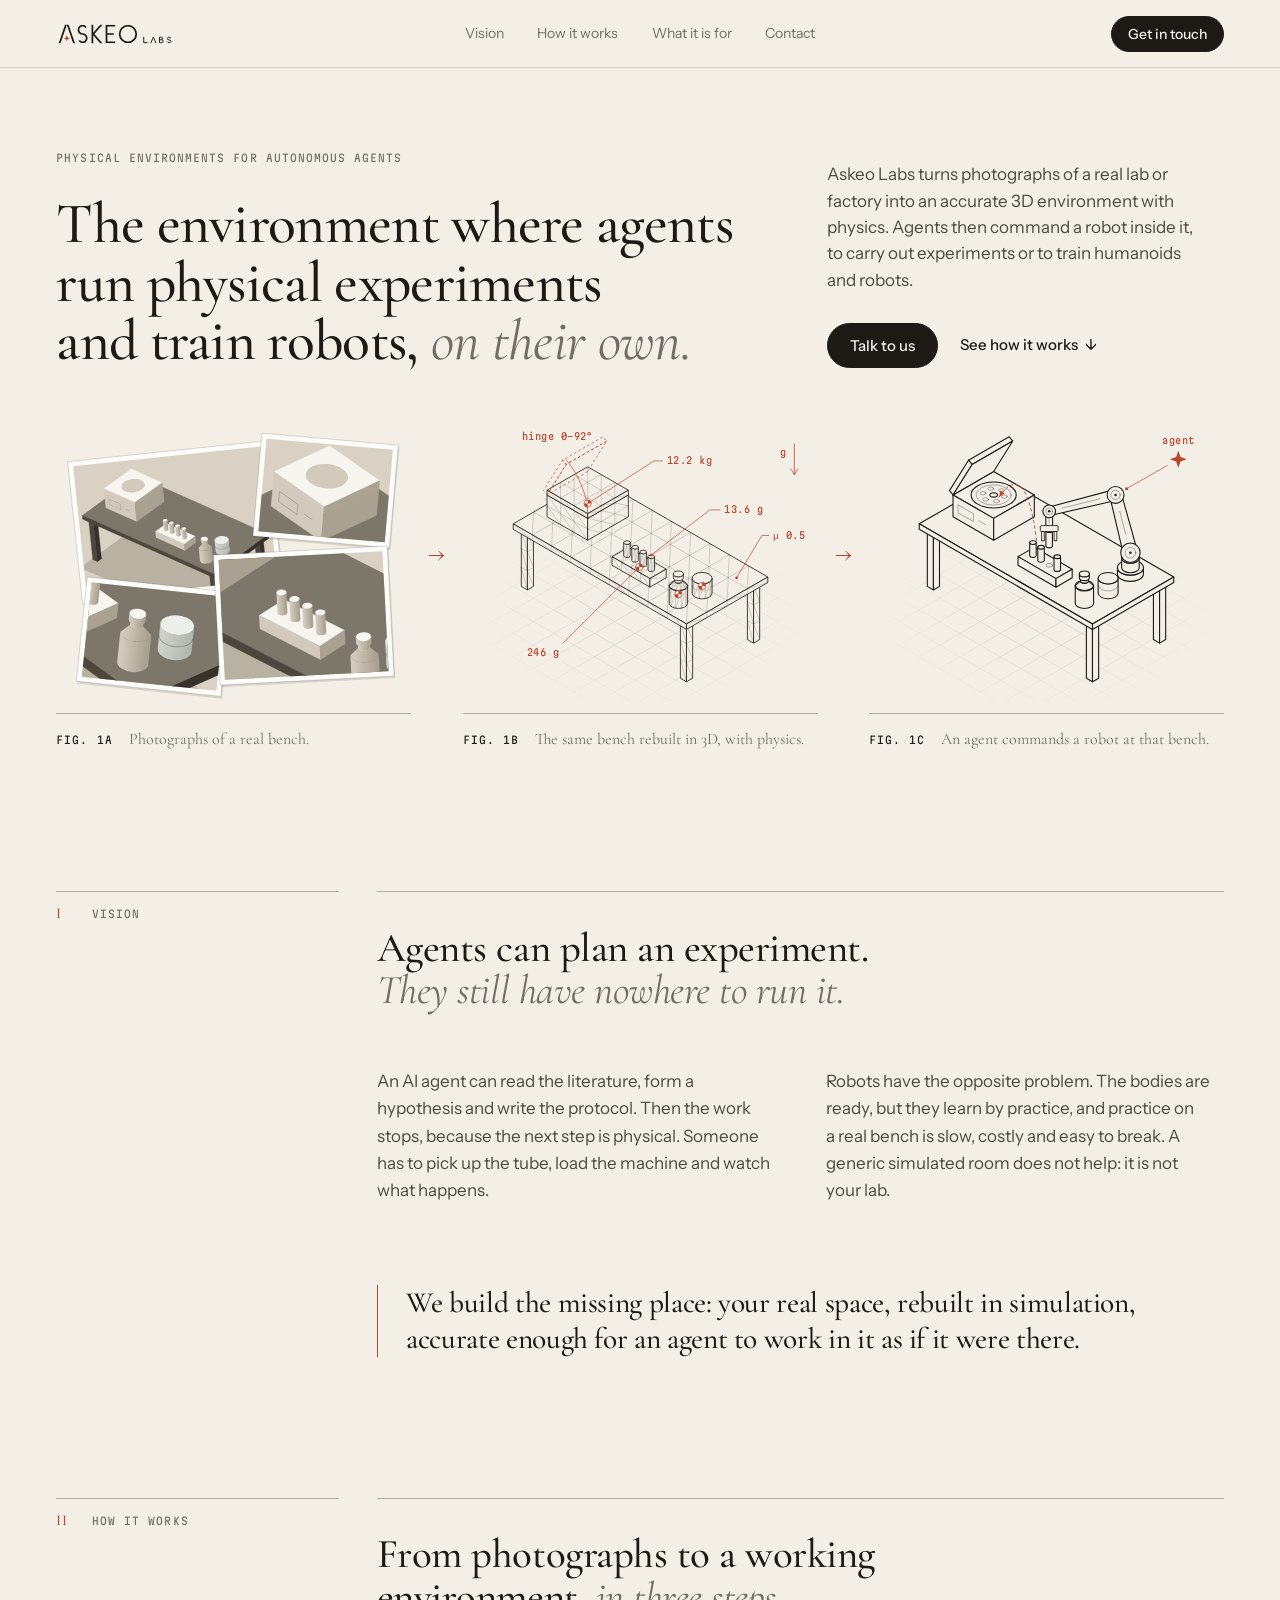
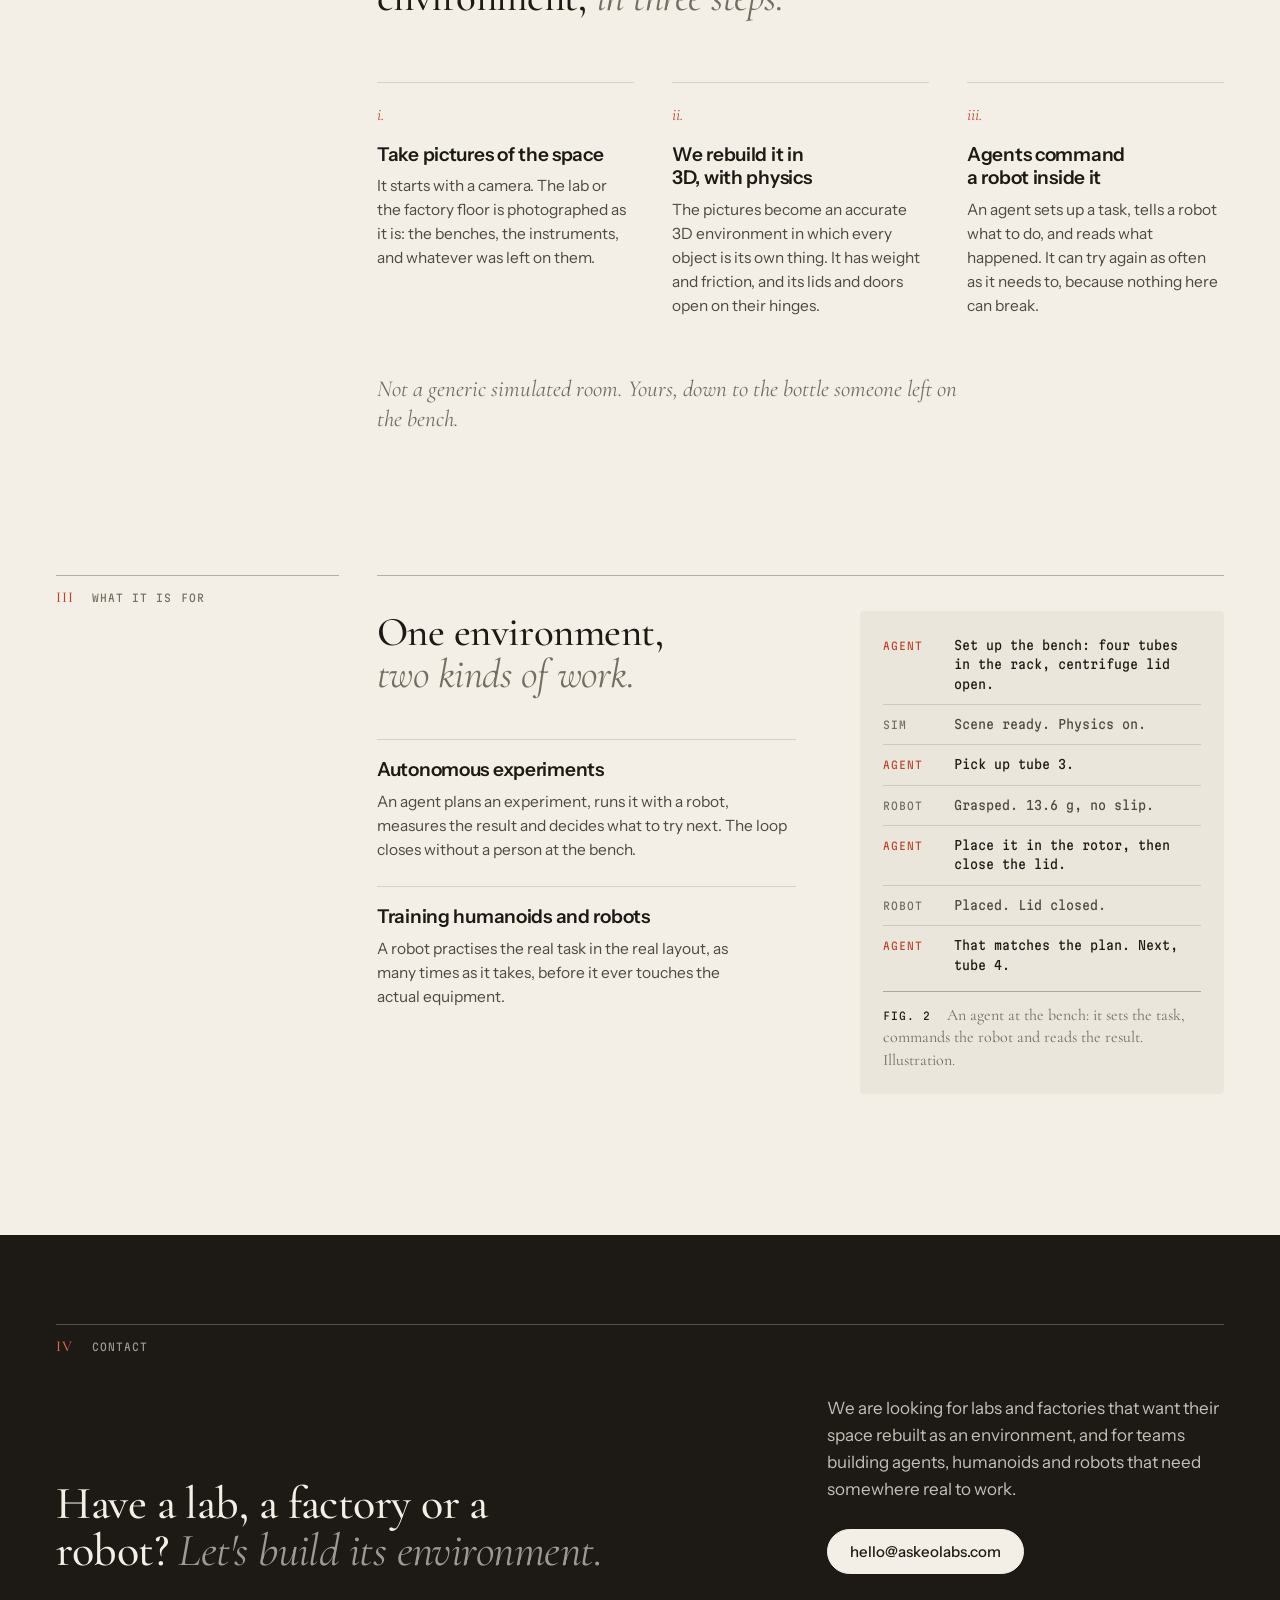
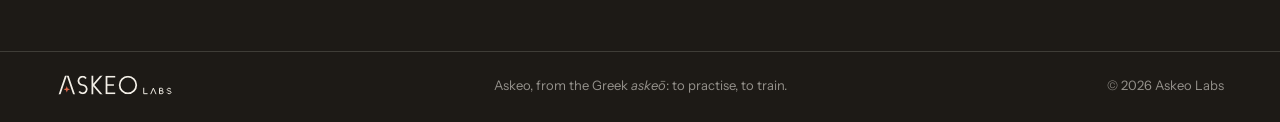
<file: index.html>
<!doctype html>
<html lang="en">
<head>
<meta charset="utf-8">
<meta name="viewport" content="width=device-width, initial-scale=1">
<title>Askeo Labs · The environment where agents run physical experiments</title>
<meta name="description" content="Askeo Labs turns photographs of a real lab or factory into an accurate 3D environment with physics, where agents can autonomously run physical experiments and train humanoids and robots.">
<meta name="theme-color" content="#f3efe7">
<meta property="og:title" content="Askeo Labs · The environment where agents run physical experiments">
<meta property="og:description" content="From photographs of a real lab to an accurate 3D environment with physics, where agents command a robot to run experiments and train humanoids on their own.">
<meta property="og:type" content="website">
<meta property="og:url" content="https://askeolabs.vercel.app/">
<meta property="og:image" content="https://askeolabs.vercel.app/media/og.png">
<meta property="og:image:width" content="1200">
<meta property="og:image:height" content="630">
<meta property="og:image:alt" content="Askeo Labs. A robot arm at a laboratory bench, commanded by an agent.">
<meta name="twitter:card" content="summary_large_image">
<link rel="icon" href="media/askeo-icon.svg" type="image/svg+xml">
<link rel="preconnect" href="https://fonts.googleapis.com">
<link rel="preconnect" href="https://fonts.gstatic.com" crossorigin>
<link href="https://fonts.googleapis.com/css2?family=Cormorant+Garamond:ital,wght@0,400..600;1,400..600&family=Instrument+Sans:wght@400..600&family=Martian+Mono:wdth,wght@75..112.5,300..500&display=swap" rel="stylesheet">
<link rel="stylesheet" href="styles.css">
</head>
<body>

<svg width="0" height="0" style="position:absolute" aria-hidden="true" focusable="false">
<!-- logo:start -->
<symbol id="logo" viewBox="-1 0 126 24"><defs><clipPath id="logo-c"><rect x="-1" y="2" width="128" height="20"/></clipPath></defs><g clip-path="url(#logo-c)" fill="none" stroke="currentColor" stroke-width="1.9" stroke-linejoin="miter" stroke-miterlimit="8"><path d="M1.3 24L9.8 -1 18.3 24"/><path d="M30.71 4.88A4.525 4.525 0 1 0 27 12A4.525 4.525 0 1 1 23.29 19.12"/><path d="M37.7 24V-1M49.4 -0.5L38.75 12 49.4 24.5"/><path d="M62.6 2.95H53.1V21.05H62.6M53.1 12H61.2"/><circle cx="76.5" cy="12" r="9.05"/></g><path style="fill:var(--spark,#b8452c)" d="M9.8 13.2L10.7 15.8L13.3 16.7L10.7 17.6L9.8 20.2L8.9 17.6L6.3 16.7L8.9 15.8Z"/><g transform="translate(23.2 0)" fill="none" stroke="currentColor" stroke-width="1.05" stroke-linejoin="round" stroke-linecap="butt"><path d="M70.5 15V21.475H74.7"/><path d="M78.1 22L81 15.4 83.9 22"/><path d="M87.7 21.48V15.53H89.8a1.37 1.37 0 0 1 0 2.74H87.7M89.8 18.26H90.2a1.61 1.61 0 0 1 0 3.21H87.7"/><path d="M100.2 16.73C99.6 15.83 98.9 15.53 98.1 15.53C96.9 15.53 96.15 16.23 96.15 17.08C96.15 19.25 100.3 17.75 100.3 19.93C100.3 20.78 99.5 21.48 98.2 21.48C97.2 21.48 96.4 21.08 95.9 20.18"/></g></symbol>
<!-- logo:end -->
</svg>

<a class="skip" href="#main">Skip to content</a>

<header class="bar">
  <a class="mark" href="#top" aria-label="Askeo Labs, home">
    <svg class="logo" viewBox="-1 0 126 24" aria-hidden="true"><use href="#logo"/></svg>
  </a>
  <nav class="outline" aria-label="Sections">
    <a href="#vision">Vision</a>
    <a href="#how">How it works</a>
    <a href="#uses">What it is for</a>
    <a href="#contact">Contact</a>
  </nav>
  <a class="btn btn--small" href="#contact">Get in touch</a>
</header>

<main id="main">

<!-- ───────────────────────── hero ───────────────────────── -->
<section class="hero" id="top">
  <div class="hero-copy">
    <div>
      <p class="eyebrow">Physical environments for autonomous agents</p>
      <h1>The environment where agents run physical experiments and train robots, <em>on their own.</em></h1>
    </div>
    <div class="hero-side">
      <p class="lede">Askeo Labs turns photographs of a real lab or factory into an accurate 3D environment with physics. Agents then command a robot inside it, to carry out experiments or to train humanoids and robots.</p>
      <p class="cta">
        <a class="btn" href="#contact">Talk to us</a>
        <a class="link" href="#how">See how it works <span aria-hidden="true">↓</span></a>
      </p>
    </div>
  </div>

  <div class="tri" role="group" aria-label="One laboratory bench, three times: as photographs, as geometry with physics, and with a robot at work">
    <figure class="plate panel">
<!-- fig-a:start -->
<svg class="fig" viewBox="0 0 420 330" role="img" aria-label="Four overlapping photographs of a laboratory bench with a centrifuge, a rack of tubes, a bottle and a beaker."><defs><linearGradient id="tone-dark" x1="0" x2="1"><stop offset=".1" stop-color="#4c463d"/><stop offset=".9" stop-color="#36312b"/></linearGradient><linearGradient id="tone-light" x1="0" x2="1"><stop offset=".1" stop-color="#d2cbbd"/><stop offset=".9" stop-color="#a9a292"/></linearGradient><linearGradient id="tone-glass" x1="0" x2="1"><stop offset=".1" stop-color="#cdd1ca"/><stop offset=".9" stop-color="#b2b7af"/></linearGradient><g id="bench-tone"><rect x="-400" y="-400" width="1300" height="1200" fill="#d9d2c4"/><path d="M155.5 142.7L373.4 268.5L264.4 331.4L46.6 205.6Z" fill="#b9b1a1"/><path d="M155.5 77L162.7 81.2L155.5 85.4L148.3 81.2Z" fill="#7d766a" stroke="#7d766a" stroke-width=".5" stroke-linejoin="round"/><path d="M148.3 81.2L155.5 85.4L155.5 152.9L148.3 148.7Z" fill="#4c463d" stroke="#4c463d" stroke-width=".5" stroke-linejoin="round"/><path d="M155.5 85.4L162.7 81.2L162.7 148.7L155.5 152.9Z" fill="#36312b" stroke="#36312b" stroke-width=".5" stroke-linejoin="round"/><path d="M76.2 122.8L83.4 127L76.2 131.1L69 127Z" fill="#7d766a" stroke="#7d766a" stroke-width=".5" stroke-linejoin="round"/><path d="M69 127L76.2 131.1L76.2 198.7L69 194.5Z" fill="#4c463d" stroke="#4c463d" stroke-width=".5" stroke-linejoin="round"/><path d="M76.2 131.1L83.4 127L83.4 194.5L76.2 198.7Z" fill="#36312b" stroke="#36312b" stroke-width=".5" stroke-linejoin="round"/><path d="M343.8 185.7L351 189.9L343.8 194L336.5 189.9Z" fill="#7d766a" stroke="#7d766a" stroke-width=".5" stroke-linejoin="round"/><path d="M336.5 189.9L343.8 194L343.8 261.6L336.5 257.4Z" fill="#4c463d" stroke="#4c463d" stroke-width=".5" stroke-linejoin="round"/><path d="M343.8 194L351 189.9L351 257.4L343.8 261.6Z" fill="#36312b" stroke="#36312b" stroke-width=".5" stroke-linejoin="round"/><path d="M264.4 231.5L271.7 235.7L264.4 239.8L257.2 235.7Z" fill="#7d766a" stroke="#7d766a" stroke-width=".5" stroke-linejoin="round"/><path d="M257.2 235.7L264.4 239.8L264.4 307.4L257.2 303.2Z" fill="#4c463d" stroke="#4c463d" stroke-width=".5" stroke-linejoin="round"/><path d="M264.4 239.8L271.7 235.7L271.7 303.2L264.4 307.4Z" fill="#36312b" stroke="#36312b" stroke-width=".5" stroke-linejoin="round"/><path d="M155.5 65L360.6 183.4L264.4 238.9L59.4 120.5Z" fill="#7d766a" stroke="#7d766a" stroke-width=".5" stroke-linejoin="round"/><path d="M59.4 120.5L264.4 238.9L264.4 245.4L59.4 127Z" fill="#4c463d" stroke="#4c463d" stroke-width=".5" stroke-linejoin="round"/><path d="M264.4 238.9L360.6 183.4L360.6 189.9L264.4 245.4Z" fill="#36312b" stroke="#36312b" stroke-width=".5" stroke-linejoin="round"/><path d="M147.5 58.5L195.6 86.3L147.5 114L99.4 86.3Z" fill="#f8f5ef" stroke="#f8f5ef" stroke-width=".5" stroke-linejoin="round"/><path d="M99.4 86.3L147.5 114L147.5 139.9L99.4 112.2Z" fill="#d2cbbd" stroke="#d2cbbd" stroke-width=".5" stroke-linejoin="round"/><path d="M147.5 114L195.6 86.3L195.6 112.2L147.5 139.9Z" fill="#a9a292" stroke="#a9a292" stroke-width=".5" stroke-linejoin="round"/><path d="M105.8 98.3L123.5 108.5L123.5 117.7L105.8 107.6Z" fill="none" stroke="#1d1a16" stroke-width=".7" opacity=".28" /><path d="M129.9 116.8L137.9 121.4" fill="none" stroke="#1d1a16" stroke-width=".7" opacity=".28" /><path d="M147.5 53L195.6 80.7L147.5 108.5L99.4 80.7Z" fill="#f8f5ef" stroke="#f8f5ef" stroke-width=".5" stroke-linejoin="round"/><path d="M99.4 80.7L147.5 108.5L147.5 114L99.4 86.3Z" fill="#d2cbbd" stroke="#d2cbbd" stroke-width=".5" stroke-linejoin="round"/><path d="M147.5 108.5L195.6 80.7L195.6 86.3L147.5 114Z" fill="#a9a292" stroke="#a9a292" stroke-width=".5" stroke-linejoin="round"/><ellipse cx="147.5" cy="80.7" rx="19.3" ry="11.1" fill="#d2cbbd"/><path d="M195.6 148.3L240.4 174.1L221.2 185.3L176.3 159.3Z" fill="#f8f5ef" stroke="#f8f5ef" stroke-width=".5" stroke-linejoin="round"/><path d="M176.3 159.3L221.2 185.3L221.2 195.4L176.3 169.5Z" fill="#d2cbbd" stroke="#d2cbbd" stroke-width=".5" stroke-linejoin="round"/><path d="M221.2 185.3L240.4 174.1L240.4 184.3L221.2 195.4Z" fill="#a9a292" stroke="#a9a292" stroke-width=".5" stroke-linejoin="round"/><path d="M190.1 142.7L190.1 158.4A3.9 2.2 0 0 0 197.8 158.4L197.8 142.7A3.9 2.2 0 0 1 190.1 142.7Z" fill="url(#tone-light)"/><ellipse cx="194" cy="142.7" rx="3.9" ry="2.2" fill="#f8f5ef"/><path d="M199.7 148.2L199.7 164A3.9 2.2 0 0 0 207.4 164L207.4 148.2A3.9 2.2 0 0 1 199.7 148.2Z" fill="url(#tone-light)"/><ellipse cx="203.6" cy="148.2" rx="3.9" ry="2.2" fill="#f8f5ef"/><path d="M209.3 153.8L209.3 169.5A3.9 2.2 0 0 0 217 169.5L217 153.8A3.9 2.2 0 0 1 209.3 153.8Z" fill="url(#tone-light)"/><ellipse cx="213.2" cy="153.8" rx="3.9" ry="2.2" fill="#f8f5ef"/><path d="M218.9 159.4L218.9 175.1A3.9 2.2 0 0 0 226.6 175.1L226.6 159.4A3.9 2.2 0 0 1 218.9 159.4Z" fill="url(#tone-light)"/><ellipse cx="222.8" cy="159.4" rx="3.9" ry="2.2" fill="#f8f5ef"/><path d="M271.1 184.8L271.1 202.4A11.8 6.8 0 0 0 294.7 202.4L294.7 184.8A11.8 6.8 0 0 1 271.1 184.8Z" fill="url(#tone-glass)"/><ellipse cx="282.9" cy="184.8" rx="11.8" ry="6.8" fill="#eceee9"/><path d="M271.1 193.1A11.8 6.8 0 0 0 294.7 193.1" fill="none" stroke="#1d1a16" stroke-width=".7" opacity=".28" /><path d="M244 193.6L244 214.9A10.9 6.3 0 0 0 265.7 214.9L265.7 193.6A10.9 6.3 0 0 1 244 193.6Z" fill="url(#tone-light)"/><path d="M250.3 188L244 193.6A10.9 6.3 0 0 0 265.7 193.6L259.4 188A4.5 2.6 0 0 1 250.3 188Z" fill="url(#tone-light)"/><ellipse cx="254.8" cy="188" rx="4.5" ry="2.6" fill="#f8f5ef"/><path d="M250.3 184.3L250.3 188A4.5 2.6 0 0 0 259.4 188L259.4 184.3A4.5 2.6 0 0 1 250.3 184.3Z" fill="url(#tone-light)"/><ellipse cx="254.8" cy="184.3" rx="4.5" ry="2.6" fill="#f8f5ef"/><path d="M248.9 179.7L248.9 184.3A5.9 3.4 0 0 0 260.7 184.3L260.7 179.7A5.9 3.4 0 0 1 248.9 179.7Z" fill="url(#tone-light)"/><ellipse cx="254.8" cy="179.7" rx="5.9" ry="3.4" fill="#f8f5ef"/></g><clipPath id="shot-0"><rect x="28" y="40" width="226" height="158"/></clipPath><clipPath id="shot-1"><rect x="244" y="26" width="150" height="110"/></clipPath><clipPath id="shot-2"><rect x="36" y="198" width="160" height="112"/></clipPath><clipPath id="shot-3"><rect x="196" y="158" width="194" height="142"/></clipPath></defs><g transform="rotate(-6 141 119)"><rect x="23.5" y="36.5" width="238" height="170" fill="#1d1a16" opacity=".13"/><rect x="22" y="34" width="238" height="170" fill="#fdfcf9" stroke="#1d1a16" stroke-opacity=".3" stroke-width=".6"/><g clip-path="url(#shot-0)"><use href="#bench-tone" transform="translate(141 119) scale(0.72) translate(-210 -148.2)"/></g></g><g transform="rotate(5 319 81)"><rect x="239.5" y="22.5" width="162" height="122" fill="#1d1a16" opacity=".13"/><rect x="238" y="20" width="162" height="122" fill="#fdfcf9" stroke="#1d1a16" stroke-opacity=".3" stroke-width=".6"/><g clip-path="url(#shot-1)"><use href="#bench-tone" transform="translate(319 81) scale(1.3) translate(-147.5 -93.7)"/></g></g><g transform="rotate(6 116 254)"><rect x="31.5" y="194.5" width="172" height="124" fill="#1d1a16" opacity=".13"/><rect x="30" y="192" width="172" height="124" fill="#fdfcf9" stroke="#1d1a16" stroke-opacity=".3" stroke-width=".6"/><g clip-path="url(#shot-2)"><use href="#bench-tone" transform="translate(116 254) scale(1.7) translate(-267.7 -194.5)"/></g></g><g transform="rotate(-3 293 229)"><rect x="191.5" y="154.5" width="206" height="154" fill="#1d1a16" opacity=".13"/><rect x="190" y="152" width="206" height="154" fill="#fdfcf9" stroke="#1d1a16" stroke-opacity=".3" stroke-width=".6"/><g clip-path="url(#shot-3)"><use href="#bench-tone" transform="translate(293 229) scale(1.55) translate(-210 -161.2)"/></g></g></svg>
<!-- fig-a:end -->
      <figcaption><span>Fig. 1a</span> Photographs of a real bench.</figcaption>
    </figure>
    <figure class="plate panel">
<!-- fig-b:start -->
<svg class="fig" viewBox="0 0 420 330" role="img" aria-label="The same bench as a wire mesh. Each object carries a mass, the lid of the centrifuge turns on a hinge, the bench top has friction, and gravity points down."><defs><radialGradient id="gb-g" gradientUnits="userSpaceOnUse" cx="210" cy="240" r="205" gradientTransform="translate(0 94.9) scale(1 .58)"><stop offset=".25" stop-color="#fff"/><stop offset="1" stop-color="#fff" stop-opacity="0"/></radialGradient><mask id="gb-m" maskUnits="userSpaceOnUse" x="0" y="0" width="420" height="330"><rect width="420" height="330" fill="url(#gb-g)"/></mask></defs><path d="M155.5 55.8L516 263.9M131.5 69.6L492 277.8M107.4 83.5L467.9 291.6M83.4 97.4L443.9 305.5M59.4 111.3L419.9 319.4M35.3 125.1L395.8 333.3M11.3 139L371.8 347.1M-12.7 152.9L347.8 361M-36.8 166.8L323.7 374.9M-60.8 180.6L299.7 388.8M-84.8 194.5L275.7 402.6M155.5 55.8L-84.8 194.5M179.5 69.6L-60.8 208.4M203.6 83.5L-36.8 222.3M227.6 97.4L-12.7 236.1M251.6 111.3L11.3 250M275.7 125.1L35.3 263.9M299.7 139L59.4 277.8M323.7 152.9L83.4 291.6M347.8 166.8L107.4 305.5M371.8 180.6L131.5 319.4M395.8 194.5L155.5 333.3M419.9 208.4L179.5 347.1M443.9 222.3L203.6 361M467.9 236.1L227.6 374.9M492 250L251.6 388.8M516 263.9L275.7 402.6" fill="none" stroke="#1d1a16" stroke-width=".5" opacity=".2" mask="url(#gb-m)"/><path d="M155.5 77L162.7 81.2L155.5 85.4L148.3 81.2Z" fill="#f3efe7" stroke="#1d1a16" stroke-width=".95" stroke-linejoin="round"/><path d="M148.3 81.2L155.5 85.4L155.5 152.9L148.3 148.7Z" fill="#f3efe7" stroke="#1d1a16" stroke-width=".95" stroke-linejoin="round"/><path d="M155.5 85.4L162.7 81.2L162.7 148.7L155.5 152.9Z" fill="#f3efe7" stroke="#1d1a16" stroke-width=".95" stroke-linejoin="round"/><path d="M155.5 77L155.5 85.4M148.3 103.7L155.5 107.9M148.3 126.2L155.5 130.4M148.3 81.2L155.5 107.9M148.3 103.7L155.5 130.4M148.3 126.2L155.5 152.9M155.5 107.9L162.7 103.7M155.5 130.4L162.7 126.2M155.5 85.4L162.7 103.7M155.5 107.9L162.7 126.2M155.5 130.4L162.7 148.7" fill="none" stroke="#1d1a16" stroke-width=".5" stroke-linejoin="round" opacity=".4" /><path d="M76.2 122.8L83.4 127L76.2 131.1L69 127Z" fill="#f3efe7" stroke="#1d1a16" stroke-width=".95" stroke-linejoin="round"/><path d="M69 127L76.2 131.1L76.2 198.7L69 194.5Z" fill="#f3efe7" stroke="#1d1a16" stroke-width=".95" stroke-linejoin="round"/><path d="M76.2 131.1L83.4 127L83.4 194.5L76.2 198.7Z" fill="#f3efe7" stroke="#1d1a16" stroke-width=".95" stroke-linejoin="round"/><path d="M76.2 122.8L76.2 131.1M69 149.5L76.2 153.6M69 172L76.2 176.2M69 127L76.2 153.6M69 149.5L76.2 176.2M69 172L76.2 198.7M76.2 153.6L83.4 149.5M76.2 176.2L83.4 172M76.2 131.1L83.4 149.5M76.2 153.6L83.4 172M76.2 176.2L83.4 194.5" fill="none" stroke="#1d1a16" stroke-width=".5" stroke-linejoin="round" opacity=".4" /><path d="M343.8 185.7L351 189.9L343.8 194L336.5 189.9Z" fill="#f3efe7" stroke="#1d1a16" stroke-width=".95" stroke-linejoin="round"/><path d="M336.5 189.9L343.8 194L343.8 261.6L336.5 257.4Z" fill="#f3efe7" stroke="#1d1a16" stroke-width=".95" stroke-linejoin="round"/><path d="M343.8 194L351 189.9L351 257.4L343.8 261.6Z" fill="#f3efe7" stroke="#1d1a16" stroke-width=".95" stroke-linejoin="round"/><path d="M343.8 185.7L343.8 194M336.5 212.4L343.8 216.5M336.5 234.9L343.8 239.1M336.5 189.9L343.8 216.5M336.5 212.4L343.8 239.1M336.5 234.9L343.8 261.6M343.8 216.5L351 212.4M343.8 239.1L351 234.9M343.8 194L351 212.4M343.8 216.5L351 234.9M343.8 239.1L351 257.4" fill="none" stroke="#1d1a16" stroke-width=".5" stroke-linejoin="round" opacity=".4" /><path d="M264.4 231.5L271.7 235.7L264.4 239.8L257.2 235.7Z" fill="#f3efe7" stroke="#1d1a16" stroke-width=".95" stroke-linejoin="round"/><path d="M257.2 235.7L264.4 239.8L264.4 307.4L257.2 303.2Z" fill="#f3efe7" stroke="#1d1a16" stroke-width=".95" stroke-linejoin="round"/><path d="M264.4 239.8L271.7 235.7L271.7 303.2L264.4 307.4Z" fill="#f3efe7" stroke="#1d1a16" stroke-width=".95" stroke-linejoin="round"/><path d="M264.4 231.5L264.4 239.8M257.2 258.2L264.4 262.3M257.2 280.7L264.4 284.8M257.2 235.7L264.4 262.3M257.2 258.2L264.4 284.8M257.2 280.7L264.4 307.4M264.4 262.3L271.7 258.2M264.4 284.8L271.7 280.7M264.4 239.8L271.7 258.2M264.4 262.3L271.7 280.7M264.4 284.8L271.7 303.2" fill="none" stroke="#1d1a16" stroke-width=".5" stroke-linejoin="round" opacity=".4" /><path d="M155.5 65L360.6 183.4L264.4 238.9L59.4 120.5Z" fill="#f3efe7" stroke="#1d1a16" stroke-width=".95" stroke-linejoin="round"/><path d="M59.4 120.5L264.4 238.9L264.4 245.4L59.4 127Z" fill="#f3efe7" stroke="#1d1a16" stroke-width=".95" stroke-linejoin="round"/><path d="M264.4 238.9L360.6 183.4L360.6 189.9L264.4 245.4Z" fill="#f3efe7" stroke="#1d1a16" stroke-width=".95" stroke-linejoin="round"/><path d="M178.3 78.2L82.2 133.7M201.1 91.3L104.9 146.8M223.9 104.5L127.7 160M246.6 117.6L150.5 173.1M269.4 130.8L173.3 186.3M292.2 143.9L196.1 199.4M315 157.1L218.9 212.6M337.8 170.2L241.7 225.7M131.5 78.9L336.5 197.3M107.4 92.8L312.5 211.2M83.4 106.6L288.5 225M155.5 65L154.3 92M131.5 78.9L130.2 105.9M107.4 92.8L106.2 119.8M83.4 106.6L82.2 133.7M178.3 78.2L177 105.2M154.3 92L153 119.1M130.2 105.9L129 132.9M106.2 119.8L104.9 146.8M201.1 91.3L199.8 118.3M177 105.2L175.8 132.2M153 119.1L151.8 146.1M129 132.9L127.7 160M223.9 104.5L222.6 131.5M199.8 118.3L198.6 145.4M175.8 132.2L174.5 159.2M151.8 146.1L150.5 173.1M246.6 117.6L245.4 144.7M222.6 131.5L221.4 158.5M198.6 145.4L197.3 172.4M174.5 159.2L173.3 186.3M269.4 130.8L268.2 157.8M245.4 144.7L244.2 171.7M221.4 158.5L220.1 185.6M197.3 172.4L196.1 199.4M292.2 143.9L291 171M268.2 157.8L266.9 184.8M244.2 171.7L242.9 198.7M220.1 185.6L218.9 212.6M315 157.1L313.8 184.1M291 171L289.7 198M266.9 184.8L265.7 211.9M242.9 198.7L241.7 225.7M337.8 170.2L336.5 197.3M313.8 184.1L312.5 211.2M289.7 198L288.5 225M265.7 211.9L264.4 238.9M82.2 133.7L82.2 140.1M104.9 146.8L104.9 153.3M127.7 160L127.7 166.4M150.5 173.1L150.5 179.6M173.3 186.3L173.3 192.8M196.1 199.4L196.1 205.9M218.9 212.6L218.9 219.1M241.7 225.7L241.7 232.2M59.4 120.5L82.2 140.1M82.2 133.7L104.9 153.3M104.9 146.8L127.7 166.4M127.7 160L150.5 179.6M150.5 173.1L173.3 192.8M173.3 186.3L196.1 205.9M196.1 199.4L218.9 219.1M218.9 212.6L241.7 232.2M241.7 225.7L264.4 245.4M288.5 225L288.5 231.5M312.5 211.2L312.5 217.6M336.5 197.3L336.5 203.8M264.4 238.9L288.5 231.5M288.5 225L312.5 217.6M312.5 211.2L336.5 203.8M336.5 197.3L360.6 189.9" fill="none" stroke="#1d1a16" stroke-width=".5" stroke-linejoin="round" opacity=".4" /><path d="M147.5 58.5L195.6 86.3L147.5 114L99.4 86.3Z" fill="#f3efe7" stroke="#1d1a16" stroke-width=".95" stroke-linejoin="round"/><path d="M99.4 86.3L147.5 114L147.5 139.9L99.4 112.2Z" fill="#f3efe7" stroke="#1d1a16" stroke-width=".95" stroke-linejoin="round"/><path d="M147.5 114L195.6 86.3L195.6 112.2L147.5 139.9Z" fill="#f3efe7" stroke="#1d1a16" stroke-width=".95" stroke-linejoin="round"/><path d="M163.5 67.8L115.4 95.5M179.5 77L131.5 104.8M131.5 67.8L179.5 95.5M115.4 77L163.5 104.8M147.5 58.5L147.5 77M131.5 67.8L131.5 86.3M115.4 77L115.4 95.5M163.5 67.8L163.5 86.3M147.5 77L147.5 95.5M131.5 86.3L131.5 104.8M179.5 77L179.5 95.5M163.5 86.3L163.5 104.8M147.5 95.5L147.5 114M115.4 95.5L115.4 121.4M131.5 104.8L131.5 130.7M99.4 99.2L147.5 127M99.4 86.3L115.4 108.5M99.4 99.2L115.4 121.4M115.4 95.5L131.5 117.7M115.4 108.5L131.5 130.7M131.5 104.8L147.5 127M131.5 117.7L147.5 139.9M163.5 104.8L163.5 130.7M179.5 95.5L179.5 121.4M147.5 127L195.6 99.2M147.5 114L163.5 117.7M147.5 127L163.5 130.7M163.5 104.8L179.5 108.5M163.5 117.7L179.5 121.4M179.5 95.5L195.6 99.2M179.5 108.5L195.6 112.2" fill="none" stroke="#1d1a16" stroke-width=".5" stroke-linejoin="round" opacity=".4" /><path d="M147.5 53L195.6 80.7L147.5 108.5L99.4 80.7Z" fill="#f3efe7" stroke="#1d1a16" stroke-width=".95" stroke-linejoin="round"/><path d="M99.4 80.7L147.5 108.5L147.5 114L99.4 86.3Z" fill="#f3efe7" stroke="#1d1a16" stroke-width=".95" stroke-linejoin="round"/><path d="M147.5 108.5L195.6 80.7L195.6 86.3L147.5 114Z" fill="#f3efe7" stroke="#1d1a16" stroke-width=".95" stroke-linejoin="round"/><path d="M163.5 62.2L115.4 90M179.5 71.5L131.5 99.2M131.5 62.2L179.5 90M115.4 71.5L163.5 99.2M147.5 53L147.5 71.5M131.5 62.2L131.5 80.7M115.4 71.5L115.4 90M163.5 62.2L163.5 80.7M147.5 71.5L147.5 90M131.5 80.7L131.5 99.2M179.5 71.5L179.5 90M163.5 80.7L163.5 99.2M147.5 90L147.5 108.5M115.4 90L115.4 95.5M131.5 99.2L131.5 104.8M99.4 80.7L115.4 95.5M115.4 90L131.5 104.8M131.5 99.2L147.5 114M163.5 99.2L163.5 104.8M179.5 90L179.5 95.5M147.5 108.5L163.5 104.8M163.5 99.2L179.5 95.5M179.5 90L195.6 86.3" fill="none" stroke="#1d1a16" stroke-width=".5" stroke-linejoin="round" opacity=".4" /><path d="M195.6 148.3L240.4 174.1L221.2 185.3L176.3 159.3Z" fill="#f3efe7" stroke="#1d1a16" stroke-width=".95" stroke-linejoin="round"/><path d="M176.3 159.3L221.2 185.3L221.2 195.4L176.3 169.5Z" fill="#f3efe7" stroke="#1d1a16" stroke-width=".95" stroke-linejoin="round"/><path d="M221.2 185.3L240.4 174.1L240.4 184.3L221.2 195.4Z" fill="#f3efe7" stroke="#1d1a16" stroke-width=".95" stroke-linejoin="round"/><path d="M206.8 154.7L187.5 165.8M218 161.2L198.8 172.3M229.2 167.7L210 178.8M195.6 148.3L187.5 165.8M206.8 154.7L198.8 172.3M218 161.2L210 178.8M229.2 167.7L221.2 185.3M187.5 165.8L187.5 176M198.8 172.3L198.8 182.5M210 178.8L210 189M176.3 159.3L187.5 176M187.5 165.8L198.8 182.5M198.8 172.3L210 189M210 178.8L221.2 195.4M221.2 185.3L240.4 184.3" fill="none" stroke="#1d1a16" stroke-width=".5" stroke-linejoin="round" opacity=".4" /><path d="M190.1 142.7L190.1 158.4A3.9 2.2 0 0 0 197.8 158.4L197.8 142.7A3.9 2.2 0 0 1 190.1 142.7Z" fill="#f3efe7" stroke="#1d1a16" stroke-width=".95" stroke-linejoin="round"/><ellipse cx="194" cy="142.7" rx="3.9" ry="2.2" fill="#f3efe7" stroke="#1d1a16" stroke-width=".95" stroke-linejoin="round"/><path d="M194 144.9L194 160.6M197.8 142.7L194 160.6M194 144.9L190.1 158.4" fill="none" stroke="#1d1a16" stroke-width=".5" stroke-linejoin="round" opacity=".4" /><path d="M199.7 148.2L199.7 164A3.9 2.2 0 0 0 207.4 164L207.4 148.2A3.9 2.2 0 0 1 199.7 148.2Z" fill="#f3efe7" stroke="#1d1a16" stroke-width=".95" stroke-linejoin="round"/><ellipse cx="203.6" cy="148.2" rx="3.9" ry="2.2" fill="#f3efe7" stroke="#1d1a16" stroke-width=".95" stroke-linejoin="round"/><path d="M203.6 150.5L203.6 166.2M207.4 148.2L203.6 166.2M203.6 150.5L199.7 164" fill="none" stroke="#1d1a16" stroke-width=".5" stroke-linejoin="round" opacity=".4" /><path d="M209.3 153.8L209.3 169.5A3.9 2.2 0 0 0 217 169.5L217 153.8A3.9 2.2 0 0 1 209.3 153.8Z" fill="#f3efe7" stroke="#1d1a16" stroke-width=".95" stroke-linejoin="round"/><ellipse cx="213.2" cy="153.8" rx="3.9" ry="2.2" fill="#f3efe7" stroke="#1d1a16" stroke-width=".95" stroke-linejoin="round"/><path d="M213.2 156L213.2 171.7M217 153.8L213.2 171.7M213.2 156L209.3 169.5" fill="none" stroke="#1d1a16" stroke-width=".5" stroke-linejoin="round" opacity=".4" /><path d="M218.9 159.4L218.9 175.1A3.9 2.2 0 0 0 226.6 175.1L226.6 159.4A3.9 2.2 0 0 1 218.9 159.4Z" fill="#f3efe7" stroke="#1d1a16" stroke-width=".95" stroke-linejoin="round"/><ellipse cx="222.8" cy="159.4" rx="3.9" ry="2.2" fill="#f3efe7" stroke="#1d1a16" stroke-width=".95" stroke-linejoin="round"/><path d="M222.8 161.6L222.8 177.3M226.6 159.4L222.8 177.3M222.8 161.6L218.9 175.1" fill="none" stroke="#1d1a16" stroke-width=".5" stroke-linejoin="round" opacity=".4" /><path d="M271.1 184.8L271.1 202.4A11.8 6.8 0 0 0 294.7 202.4L294.7 184.8A11.8 6.8 0 0 1 271.1 184.8Z" fill="#f3efe7" stroke="#1d1a16" stroke-width=".95" stroke-linejoin="round"/><ellipse cx="282.9" cy="184.8" rx="11.8" ry="6.8" fill="#f3efe7" stroke="#1d1a16" stroke-width=".95" stroke-linejoin="round"/><path d="M292.4 188.8L292.4 206.4M286.5 191.3L286.5 208.8M279.2 191.3L279.2 208.8M273.3 188.8L273.3 206.4M294.7 184.8L292.4 206.4M292.4 188.8L286.5 208.8M286.5 191.3L279.2 208.8M279.2 191.3L273.3 206.4M273.3 188.8L271.1 202.4" fill="none" stroke="#1d1a16" stroke-width=".5" stroke-linejoin="round" opacity=".4" /><path d="M271.1 193.1A11.8 6.8 0 0 0 294.7 193.1" fill="none" stroke="#1d1a16" stroke-width=".5" stroke-linejoin="round" opacity=".4" /><path d="M244 193.6L244 214.9A10.9 6.3 0 0 0 265.7 214.9L265.7 193.6A10.9 6.3 0 0 1 244 193.6Z" fill="#f3efe7" stroke="#1d1a16" stroke-width=".95" stroke-linejoin="round"/><ellipse cx="254.8" cy="193.6" rx="10.9" ry="6.3" fill="#f3efe7" stroke="#1d1a16" stroke-width=".95" stroke-linejoin="round"/><path d="M263.6 197.3L263.6 218.5M258.2 199.5L258.2 220.8M251.5 199.5L251.5 220.8M246 197.3L246 218.5M265.7 193.6L263.6 218.5M263.6 197.3L258.2 220.8M258.2 199.5L251.5 220.8M251.5 199.5L246 218.5M246 197.3L244 214.9" fill="none" stroke="#1d1a16" stroke-width=".5" stroke-linejoin="round" opacity=".4" /><path d="M250.3 188L244 193.6A10.9 6.3 0 0 0 265.7 193.6L259.4 188A4.5 2.6 0 0 1 250.3 188Z" fill="#f3efe7" stroke="#1d1a16" stroke-width=".95" stroke-linejoin="round"/><ellipse cx="254.8" cy="188" rx="4.5" ry="2.6" fill="#f3efe7" stroke="#1d1a16" stroke-width=".95" stroke-linejoin="round"/><path d="M258.5 189.6L263.6 197.3M256.2 190.5L258.2 199.5M253.4 190.5L251.5 199.5M251.2 189.6L246 197.3M259.4 188L263.6 197.3M258.5 189.6L258.2 199.5M256.2 190.5L251.5 199.5M253.4 190.5L246 197.3M251.2 189.6L244 193.6" fill="none" stroke="#1d1a16" stroke-width=".5" stroke-linejoin="round" opacity=".4" /><path d="M250.3 184.3L250.3 188A4.5 2.6 0 0 0 259.4 188L259.4 184.3A4.5 2.6 0 0 1 250.3 184.3Z" fill="#f3efe7" stroke="#1d1a16" stroke-width=".95" stroke-linejoin="round"/><ellipse cx="254.8" cy="184.3" rx="4.5" ry="2.6" fill="#f3efe7" stroke="#1d1a16" stroke-width=".95" stroke-linejoin="round"/><path d="M248.9 179.7L248.9 184.3A5.9 3.4 0 0 0 260.7 184.3L260.7 179.7A5.9 3.4 0 0 1 248.9 179.7Z" fill="#f3efe7" stroke="#1d1a16" stroke-width=".95" stroke-linejoin="round"/><ellipse cx="254.8" cy="179.7" rx="5.9" ry="3.4" fill="#f3efe7" stroke="#1d1a16" stroke-width=".95" stroke-linejoin="round"/><path d="M147.5 58.5L99.4 86.3L122 50.3L170.1 22.5ZM99.4 86.3L122 50.3L117.7 45.2L95.2 81.2ZM170.1 22.5L122 50.3L117.7 45.2L165.8 17.5Z" fill="none" stroke="#b8452c" stroke-width=".8" stroke-dasharray="3 3" stroke-linejoin="round"/><path d="M147.5 108.5L147.3 104.1L146.9 99.6L146.2 95L145.2 90.3L143.9 85.5L142.4 80.7L140.6 75.9L138.6 71.2L136.3 66.5L133.8 61.8L131.1 57.3L128.3 53L125.2 48.8L122 44.7" fill="none" stroke="#b8452c" stroke-width=".8" stroke-linecap="round"/><text x="153.8" y="21.5" text-anchor="end">hinge 0–92°</text><path d="M147.5 96.5L226 46L236 46" fill="none" stroke="#b8452c" stroke-width=".8" stroke-linecap="round" stroke-linejoin="round"/><circle cx="147.5" cy="96.5" r="4.3" fill="#f3efe7" stroke="#b8452c" stroke-width=".8"/><path d="M147.5 96.5V92.2A4.3 4.3 0 0 1 151.8 96.5ZM147.5 96.5V100.8A4.3 4.3 0 0 1 143.2 96.5Z" fill="#b8452c"/><text x="241" y="50" text-anchor="start">12.2 kg</text><path d="M208.4 171.7L118 262" fill="none" stroke="#b8452c" stroke-width=".8" stroke-linecap="round" stroke-linejoin="round"/><circle cx="208.4" cy="171.7" r="4.3" fill="#f3efe7" stroke="#b8452c" stroke-width=".8"/><path d="M208.4 171.7V167.4A4.3 4.3 0 0 1 212.7 171.7ZM208.4 171.7V176A4.3 4.3 0 0 1 204.1 171.7Z" fill="#b8452c"/><text x="114" y="277" text-anchor="end">246 g</text><path d="M222.8 157.4L292 104L304 104" fill="none" stroke="#b8452c" stroke-width=".8" stroke-linecap="round" stroke-linejoin="round"/><circle cx="222.8" cy="157.4" r="1.6" fill="#b8452c"/><text x="309" y="108" text-anchor="start">13.6 g</text><circle cx="254.8" cy="203.8" r="4.3" fill="#f3efe7" stroke="#b8452c" stroke-width=".8"/><path d="M254.8 203.8V199.5A4.3 4.3 0 0 1 259.1 203.8ZM254.8 203.8V208.1A4.3 4.3 0 0 1 250.5 203.8Z" fill="#b8452c"/><circle cx="282.9" cy="194" r="4.3" fill="#f3efe7" stroke="#b8452c" stroke-width=".8"/><path d="M282.9 194V189.7A4.3 4.3 0 0 1 287.2 194ZM282.9 194V198.3A4.3 4.3 0 0 1 278.6 194Z" fill="#b8452c"/><path d="M323.7 184.3L353.7 134.3L361.7 134.3" fill="none" stroke="#b8452c" stroke-width=".8" stroke-linecap="round" stroke-linejoin="round"/><circle cx="323.7" cy="184.3" r="1.6" fill="#b8452c"/><text x="366.7" y="138.3" text-anchor="start">μ 0.5</text><path d="M392 26V62M388 55.5L392 62.5 396 55.5" fill="none" stroke="#b8452c" stroke-width=".9" stroke-linecap="round" stroke-linejoin="round"/><text x="383" y="40" text-anchor="end">g</text></svg>
<!-- fig-b:end -->
      <figcaption><span>Fig. 1b</span> The same bench rebuilt in 3D, with physics.</figcaption>
    </figure>
    <figure class="plate panel">
<!-- fig-c:start -->
<svg class="fig" viewBox="0 0 420 330" role="img" aria-label="The same bench, with a robot arm on it. The arm lifts a tube out of the rack and carries it toward the open centrifuge. A spark marked agent is linked to the arm."><defs><radialGradient id="gc-g" gradientUnits="userSpaceOnUse" cx="210" cy="240" r="205" gradientTransform="translate(0 94.9) scale(1 .58)"><stop offset=".25" stop-color="#fff"/><stop offset="1" stop-color="#fff" stop-opacity="0"/></radialGradient><mask id="gc-m" maskUnits="userSpaceOnUse" x="0" y="0" width="420" height="330"><rect width="420" height="330" fill="url(#gc-g)"/></mask></defs><path d="M155.5 55.8L516 263.9M131.5 69.6L492 277.8M107.4 83.5L467.9 291.6M83.4 97.4L443.9 305.5M59.4 111.3L419.9 319.4M35.3 125.1L395.8 333.3M11.3 139L371.8 347.1M-12.7 152.9L347.8 361M-36.8 166.8L323.7 374.9M-60.8 180.6L299.7 388.8M-84.8 194.5L275.7 402.6M155.5 55.8L-84.8 194.5M179.5 69.6L-60.8 208.4M203.6 83.5L-36.8 222.3M227.6 97.4L-12.7 236.1M251.6 111.3L11.3 250M275.7 125.1L35.3 263.9M299.7 139L59.4 277.8M323.7 152.9L83.4 291.6M347.8 166.8L107.4 305.5M371.8 180.6L131.5 319.4M395.8 194.5L155.5 333.3M419.9 208.4L179.5 347.1M443.9 222.3L203.6 361M467.9 236.1L227.6 374.9M492 250L251.6 388.8M516 263.9L275.7 402.6" fill="none" stroke="#1d1a16" stroke-width=".5" opacity=".2" mask="url(#gc-m)"/><path d="M155.5 77L162.7 81.2L155.5 85.4L148.3 81.2Z" fill="#f3efe7" stroke="#1d1a16" stroke-width="1.3" stroke-linejoin="round"/><path d="M148.3 81.2L155.5 85.4L155.5 152.9L148.3 148.7Z" fill="#f3efe7" stroke="#1d1a16" stroke-width="1.3" stroke-linejoin="round"/><path d="M155.5 85.4L162.7 81.2L162.7 148.7L155.5 152.9Z" fill="#f3efe7" stroke="#1d1a16" stroke-width="1.3" stroke-linejoin="round"/><path d="M76.2 122.8L83.4 127L76.2 131.1L69 127Z" fill="#f3efe7" stroke="#1d1a16" stroke-width="1.3" stroke-linejoin="round"/><path d="M69 127L76.2 131.1L76.2 198.7L69 194.5Z" fill="#f3efe7" stroke="#1d1a16" stroke-width="1.3" stroke-linejoin="round"/><path d="M76.2 131.1L83.4 127L83.4 194.5L76.2 198.7Z" fill="#f3efe7" stroke="#1d1a16" stroke-width="1.3" stroke-linejoin="round"/><path d="M343.8 185.7L351 189.9L343.8 194L336.5 189.9Z" fill="#f3efe7" stroke="#1d1a16" stroke-width="1.3" stroke-linejoin="round"/><path d="M336.5 189.9L343.8 194L343.8 261.6L336.5 257.4Z" fill="#f3efe7" stroke="#1d1a16" stroke-width="1.3" stroke-linejoin="round"/><path d="M343.8 194L351 189.9L351 257.4L343.8 261.6Z" fill="#f3efe7" stroke="#1d1a16" stroke-width="1.3" stroke-linejoin="round"/><path d="M264.4 231.5L271.7 235.7L264.4 239.8L257.2 235.7Z" fill="#f3efe7" stroke="#1d1a16" stroke-width="1.3" stroke-linejoin="round"/><path d="M257.2 235.7L264.4 239.8L264.4 307.4L257.2 303.2Z" fill="#f3efe7" stroke="#1d1a16" stroke-width="1.3" stroke-linejoin="round"/><path d="M264.4 239.8L271.7 235.7L271.7 303.2L264.4 307.4Z" fill="#f3efe7" stroke="#1d1a16" stroke-width="1.3" stroke-linejoin="round"/><path d="M155.5 65L360.6 183.4L264.4 238.9L59.4 120.5Z" fill="#f3efe7" stroke="#1d1a16" stroke-width="1.3" stroke-linejoin="round"/><path d="M59.4 120.5L264.4 238.9L264.4 245.4L59.4 127Z" fill="#f3efe7" stroke="#1d1a16" stroke-width="1.3" stroke-linejoin="round"/><path d="M264.4 238.9L360.6 183.4L360.6 189.9L264.4 245.4Z" fill="#f3efe7" stroke="#1d1a16" stroke-width="1.3" stroke-linejoin="round"/><path d="M147.5 58.5L195.6 86.3L147.5 114L99.4 86.3Z" fill="#f3efe7" stroke="#1d1a16" stroke-width="1.3" stroke-linejoin="round"/><path d="M99.4 86.3L147.5 114L147.5 139.9L99.4 112.2Z" fill="#f3efe7" stroke="#1d1a16" stroke-width="1.3" stroke-linejoin="round"/><path d="M147.5 114L195.6 86.3L195.6 112.2L147.5 139.9Z" fill="#f3efe7" stroke="#1d1a16" stroke-width="1.3" stroke-linejoin="round"/><path d="M105.8 98.3L123.5 108.5L123.5 117.7L105.8 107.6Z" fill="none" stroke="#1d1a16" stroke-width=".8" stroke-linecap="round" stroke-linejoin="round" opacity=".5" /><path d="M129.9 116.8L137.9 121.4" fill="none" stroke="#1d1a16" stroke-width=".8" stroke-linecap="round" stroke-linejoin="round" opacity=".5" /><ellipse cx="147.5" cy="86.3" rx="26.7" ry="15.4" fill="#f3efe7" stroke="#1d1a16" stroke-width="1.3" stroke-linejoin="round"/><ellipse cx="147.5" cy="86.3" rx="20.8" ry="12" fill="none" stroke="#1d1a16" stroke-width=".8" stroke-linecap="round" stroke-linejoin="round" opacity=".5"/><ellipse cx="150.9" cy="93.6" rx="3.4" ry="2" fill="none" stroke="#1d1a16" stroke-width=".8" stroke-linecap="round" stroke-linejoin="round" opacity=".5"/><ellipse cx="138.2" cy="91.6" rx="3.4" ry="2" fill="none" stroke="#1d1a16" stroke-width=".8" stroke-linecap="round" stroke-linejoin="round" opacity=".5"/><ellipse cx="134.8" cy="84.3" rx="3.4" ry="2" fill="none" stroke="#1d1a16" stroke-width=".8" stroke-linecap="round" stroke-linejoin="round" opacity=".5"/><ellipse cx="144.1" cy="78.9" rx="3.4" ry="2" fill="none" stroke="#1d1a16" stroke-width=".8" stroke-linecap="round" stroke-linejoin="round" opacity=".5"/><ellipse cx="156.8" cy="80.9" rx="3.4" ry="2" fill="none" stroke="#1d1a16" stroke-width=".8" stroke-linecap="round" stroke-linejoin="round" opacity=".5"/><ellipse cx="160.2" cy="88.2" rx="3.4" ry="2" fill="none" stroke="#1d1a16" stroke-width=".8" stroke-linecap="round" stroke-linejoin="round" opacity=".5"/><ellipse cx="147.5" cy="86.3" rx="4.5" ry="2.6" fill="#f3efe7" stroke="#1d1a16" stroke-width="1.3" stroke-linejoin="round"/><path d="M170.1 22.5L122 50.3L117.7 45.2L165.8 17.5Z" fill="#f3efe7" stroke="#1d1a16" stroke-width="1.3" stroke-linejoin="round"/><path d="M99.4 86.3L122 50.3L117.7 45.2L95.2 81.2Z" fill="#f3efe7" stroke="#1d1a16" stroke-width="1.3" stroke-linejoin="round"/><path d="M147.5 58.5L99.4 86.3L122 50.3L170.1 22.5Z" fill="#f3efe7" stroke="#1d1a16" stroke-width="1.3" stroke-linejoin="round"/><path d="M195.6 148.3L240.4 174.1L221.2 185.3L176.3 159.3Z" fill="#f3efe7" stroke="#1d1a16" stroke-width="1.3" stroke-linejoin="round"/><path d="M176.3 159.3L221.2 185.3L221.2 195.4L176.3 169.5Z" fill="#f3efe7" stroke="#1d1a16" stroke-width="1.3" stroke-linejoin="round"/><path d="M221.2 185.3L240.4 174.1L240.4 184.3L221.2 195.4Z" fill="#f3efe7" stroke="#1d1a16" stroke-width="1.3" stroke-linejoin="round"/><path d="M190.1 142.7L190.1 158.4A3.9 2.2 0 0 0 197.8 158.4L197.8 142.7A3.9 2.2 0 0 1 190.1 142.7Z" fill="#f3efe7" stroke="#1d1a16" stroke-width="1.3" stroke-linejoin="round"/><ellipse cx="194" cy="142.7" rx="3.9" ry="2.2" fill="#f3efe7" stroke="#1d1a16" stroke-width="1.3" stroke-linejoin="round"/><path d="M199.7 148.2L199.7 164A3.9 2.2 0 0 0 207.4 164L207.4 148.2A3.9 2.2 0 0 1 199.7 148.2Z" fill="#f3efe7" stroke="#1d1a16" stroke-width="1.3" stroke-linejoin="round"/><ellipse cx="203.6" cy="148.2" rx="3.9" ry="2.2" fill="#f3efe7" stroke="#1d1a16" stroke-width="1.3" stroke-linejoin="round"/><ellipse cx="213.2" cy="169.5" rx="3.9" ry="2.2" fill="none" stroke="#1d1a16" stroke-width=".8" stroke-linecap="round" stroke-linejoin="round" opacity=".5"/><path d="M218.9 159.4L218.9 175.1A3.9 2.2 0 0 0 226.6 175.1L226.6 159.4A3.9 2.2 0 0 1 218.9 159.4Z" fill="#f3efe7" stroke="#1d1a16" stroke-width="1.3" stroke-linejoin="round"/><ellipse cx="222.8" cy="159.4" rx="3.9" ry="2.2" fill="#f3efe7" stroke="#1d1a16" stroke-width="1.3" stroke-linejoin="round"/><path d="M293.9 172.3L293.9 179.7A15.4 8.9 0 0 0 324.7 179.7L324.7 172.3A15.4 8.9 0 0 1 293.9 172.3Z" fill="#f3efe7" stroke="#1d1a16" stroke-width="1.3" stroke-linejoin="round"/><ellipse cx="309.3" cy="172.3" rx="15.4" ry="8.9" fill="#f3efe7" stroke="#1d1a16" stroke-width="1.3" stroke-linejoin="round"/><path d="M298.9 161.2L298.9 172.3A10.4 6 0 0 0 319.7 172.3L319.7 161.2A10.4 6 0 0 1 298.9 161.2Z" fill="#f3efe7" stroke="#1d1a16" stroke-width="1.3" stroke-linejoin="round"/><ellipse cx="309.3" cy="161.2" rx="10.4" ry="6" fill="#f3efe7" stroke="#1d1a16" stroke-width="1.3" stroke-linejoin="round"/><path d="M317.5 152.6L298.5 84.5L284.9 88L301.1 156.8Z" fill="#f3efe7" stroke="#1d1a16" stroke-width="1.3" stroke-linejoin="round"/><path d="M303.6 132.5L296.7 105.6" fill="none" stroke="#1d1a16" stroke-width=".8" stroke-linecap="round" stroke-linejoin="round" opacity=".5"/><path d="M290.1 80L212 100.8L214.4 110.6L293.2 92.6Z" fill="#f3efe7" stroke="#1d1a16" stroke-width="1.3" stroke-linejoin="round"/><path d="M273.2 90.8L228.7 101.9" fill="none" stroke="#1d1a16" stroke-width=".8" stroke-linecap="round" stroke-linejoin="round" opacity=".5"/><path d="M209.2 105.7L209.2 126.1L217.2 126.1L217.2 105.7Z" fill="#f3efe7" stroke="#1d1a16" stroke-width="1.3" stroke-linejoin="round"/><path d="M213.2 119.7L213.2 112.1" fill="none" stroke="#1d1a16" stroke-width=".8" stroke-linecap="round" stroke-linejoin="round" opacity=".5"/><circle cx="309.3" cy="154.7" r="11.5" fill="#f3efe7" stroke="#1d1a16" stroke-width="1.3" stroke-linejoin="round"/><circle cx="309.3" cy="154.7" r="6.3" fill="none" stroke="#1d1a16" stroke-width=".8" stroke-linecap="round" stroke-linejoin="round" opacity=".5"/><circle cx="309.3" cy="154.7" r="1.5" fill="#1d1a16"/><circle cx="291.7" cy="86.3" r="10" fill="#f3efe7" stroke="#1d1a16" stroke-width="1.3" stroke-linejoin="round"/><circle cx="291.7" cy="86.3" r="5.5" fill="none" stroke="#1d1a16" stroke-width=".8" stroke-linecap="round" stroke-linejoin="round" opacity=".5"/><circle cx="291.7" cy="86.3" r="1.5" fill="#1d1a16"/><circle cx="213.2" cy="105.7" r="7.5" fill="#f3efe7" stroke="#1d1a16" stroke-width="1.3" stroke-linejoin="round"/><circle cx="213.2" cy="105.7" r="4.1" fill="none" stroke="#1d1a16" stroke-width=".8" stroke-linecap="round" stroke-linejoin="round" opacity=".5"/><circle cx="213.2" cy="105.7" r="1.5" fill="#1d1a16"/><path d="M209.3 128.6L209.3 147.1A3.9 2.2 0 0 0 217 147.1L217 128.6A3.9 2.2 0 0 1 209.3 128.6Z" fill="#f3efe7" stroke="#1d1a16" stroke-width="1.3" stroke-linejoin="round"/><ellipse cx="213.2" cy="128.6" rx="3.9" ry="2.2" fill="#f3efe7" stroke="#1d1a16" stroke-width="1.3" stroke-linejoin="round"/><rect x="202.7" y="122.6" width="21" height="7" rx="1.2" fill="#f3efe7" stroke="#1d1a16" stroke-width="1" stroke-linejoin="round"/><rect x="204.2" y="129.6" width="3.2" height="11" fill="#f3efe7" stroke="#1d1a16" stroke-width="1" stroke-linejoin="round"/><rect x="219" y="129.6" width="3.2" height="11" fill="#f3efe7" stroke="#1d1a16" stroke-width="1" stroke-linejoin="round"/><path d="M271.1 184.8L271.1 202.4A11.8 6.8 0 0 0 294.7 202.4L294.7 184.8A11.8 6.8 0 0 1 271.1 184.8Z" fill="#f3efe7" stroke="#1d1a16" stroke-width="1.3" stroke-linejoin="round"/><ellipse cx="282.9" cy="184.8" rx="11.8" ry="6.8" fill="#f3efe7" stroke="#1d1a16" stroke-width="1.3" stroke-linejoin="round"/><path d="M271.1 193.1A11.8 6.8 0 0 0 294.7 193.1" fill="none" stroke="#1d1a16" stroke-width=".8" stroke-linecap="round" stroke-linejoin="round" opacity=".5" /><path d="M244 193.6L244 214.9A10.9 6.3 0 0 0 265.7 214.9L265.7 193.6A10.9 6.3 0 0 1 244 193.6Z" fill="#f3efe7" stroke="#1d1a16" stroke-width="1.3" stroke-linejoin="round"/><ellipse cx="254.8" cy="193.6" rx="10.9" ry="6.3" fill="#f3efe7" stroke="#1d1a16" stroke-width="1.3" stroke-linejoin="round"/><path d="M250.3 188L244 193.6A10.9 6.3 0 0 0 265.7 193.6L259.4 188A4.5 2.6 0 0 1 250.3 188Z" fill="#f3efe7" stroke="#1d1a16" stroke-width="1.3" stroke-linejoin="round"/><ellipse cx="254.8" cy="188" rx="4.5" ry="2.6" fill="#f3efe7" stroke="#1d1a16" stroke-width="1.3" stroke-linejoin="round"/><path d="M250.3 184.3L250.3 188A4.5 2.6 0 0 0 259.4 188L259.4 184.3A4.5 2.6 0 0 1 250.3 184.3Z" fill="#f3efe7" stroke="#1d1a16" stroke-width="1.3" stroke-linejoin="round"/><ellipse cx="254.8" cy="184.3" rx="4.5" ry="2.6" fill="#f3efe7" stroke="#1d1a16" stroke-width="1.3" stroke-linejoin="round"/><path d="M248.9 179.7L248.9 184.3A5.9 3.4 0 0 0 260.7 184.3L260.7 179.7A5.9 3.4 0 0 1 248.9 179.7Z" fill="#f3efe7" stroke="#1d1a16" stroke-width="1.3" stroke-linejoin="round"/><ellipse cx="254.8" cy="179.7" rx="5.9" ry="3.4" fill="#f3efe7" stroke="#1d1a16" stroke-width="1.3" stroke-linejoin="round"/><path d="M198.2 140.1Q186 42.6 153.9 88.6" fill="none" stroke="#b8452c" stroke-width="1.1" stroke-dasharray="3 4" stroke-linecap="round"/><path d="M153.9 88.6L155.4 81.1L160.4 84.6Z" fill="#b8452c"/><path d="M353 51.4L304.7 78.9" fill="none" stroke="#b8452c" stroke-width=".8" stroke-linecap="round" stroke-linejoin="round"/><circle cx="304.7" cy="78.9" r="1.8" fill="#b8452c"/><path d="M366 34L368.6 41.4L376 44L368.6 46.6L366 54L363.4 46.6L356 44L363.4 41.4Z" fill="#b8452c"/><text x="366" y="26" text-anchor="middle">agent</text></svg>
<!-- fig-c:end -->
      <figcaption><span>Fig. 1c</span> An agent commands a robot at that bench.</figcaption>
    </figure>
  </div>
</section>

<!-- ───────────────────────── I. vision ───────────────────────── -->
<section class="sec" id="vision" aria-labelledby="vision-h">
  <p class="sec-label"><b>I</b> Vision</p>
  <div class="sec-body">
    <h2 id="vision-h">Agents can plan an experiment. <em>They still have nowhere to run it.</em></h2>
    <div class="cols">
      <p>An AI agent can read the literature, form a hypothesis and write the protocol. Then the work stops, because the next step is physical. Someone has to pick up the tube, load the machine and watch what happens.</p>
      <p>Robots have the opposite problem. The bodies are ready, but they learn by practice, and practice on a real bench is slow, costly and easy to break. A generic simulated room does not help: it is not your lab.</p>
    </div>
    <p class="pull">We build the missing place: your real space, rebuilt in simulation, accurate enough for an agent to work in it as if it were there.</p>
  </div>
</section>

<!-- ───────────────────────── II. how it works ───────────────────────── -->
<section class="sec" id="how" aria-labelledby="how-h">
  <p class="sec-label"><b>II</b> How it works</p>
  <div class="sec-body">
    <h2 id="how-h">From photographs to a working environment, <em>in three steps.</em></h2>
    <ol class="trio">
      <li>
        <span class="num">i.</span>
        <h3>Take pictures of the space</h3>
        <p>It starts with a camera. The lab or the factory floor is photographed as it is: the benches, the instruments, and whatever was left on them.</p>
      </li>
      <li>
        <span class="num">ii.</span>
        <h3>We rebuild it in 3D, with physics</h3>
        <p>The pictures become an accurate 3D environment in which every object is its own thing. It has weight and friction, and its lids and doors open on their hinges.</p>
      </li>
      <li>
        <span class="num">iii.</span>
        <h3>Agents command a robot inside it</h3>
        <p>An agent sets up a task, tells a robot what to do, and reads what happened. It can try again as often as it needs to, because nothing here can break.</p>
      </li>
    </ol>
    <p class="aside">Not a generic simulated room. Yours, down to the bottle someone left on the bench.</p>
  </div>
</section>

<!-- ───────────────────────── III. what it is for ───────────────────────── -->
<section class="sec" id="uses" aria-labelledby="uses-h">
  <p class="sec-label"><b>III</b> What it is for</p>
  <div class="sec-body">
    <div class="split">
      <div class="split-copy">
        <h2 id="uses-h">One environment, <em>two kinds of work.</em></h2>
        <div class="use">
          <h3>Autonomous experiments</h3>
          <p>An agent plans an experiment, runs it with a robot, measures the result and decides what to try next. The loop closes without a person at the bench.</p>
        </div>
        <div class="use">
          <h3>Training humanoids and robots</h3>
          <p>A robot practises the real task in the real layout, as many times as it takes, before it ever touches the actual equipment.</p>
        </div>
      </div>
      <figure class="plate plate--study log">
        <ol>
          <li class="who-agent"><b>Agent</b><span>Set up the bench: four tubes in the rack, centrifuge lid open.</span></li>
          <li><b>Sim</b><span>Scene ready. Physics on.</span></li>
          <li class="who-agent"><b>Agent</b><span>Pick up tube 3.</span></li>
          <li><b>Robot</b><span>Grasped. 13.6 g, no slip.</span></li>
          <li class="who-agent"><b>Agent</b><span>Place it in the rotor, then close the lid.</span></li>
          <li><b>Robot</b><span>Placed. Lid closed.</span></li>
          <li class="who-agent"><b>Agent</b><span>That matches the plan. Next, tube 4.</span></li>
        </ol>
        <figcaption><span>Fig. 2</span> An agent at the bench: it sets the task, commands the robot and reads the result. Illustration.</figcaption>
      </figure>
    </div>
  </div>
</section>

</main>

<!-- ───────────────────────── contact ───────────────────────── -->
<section class="close" id="contact" aria-labelledby="contact-h">
  <div class="close-in">
    <p class="sec-label"><b>IV</b> Contact</p>
    <div class="close-grid">
      <h2 id="contact-h">Have a lab, a factory or a robot? <em>Let's build its environment.</em></h2>
      <div>
        <p>We are looking for labs and factories that want their space rebuilt as an environment, and for teams building agents, humanoids and robots that need somewhere real to work.</p>
        <p class="cta"><a class="btn btn--light" href="mailto:hello@askeolabs.com?subject=Hello%20Askeo%20Labs">hello@askeolabs.com</a></p>
      </div>
    </div>
  </div>
  <footer class="foot">
    <a class="mark" href="#top" aria-label="Askeo Labs, back to top">
      <svg class="logo" viewBox="-1 0 126 24" aria-hidden="true"><use href="#logo"/></svg>
    </a>
    <p>Askeo, from the Greek <i>askeō</i>: to practise, to train.</p>
    <p class="foot-r">© 2026 Askeo Labs</p>
  </footer>
</section>

<script src="main.js" defer></script>
</body>
</html>
</file>
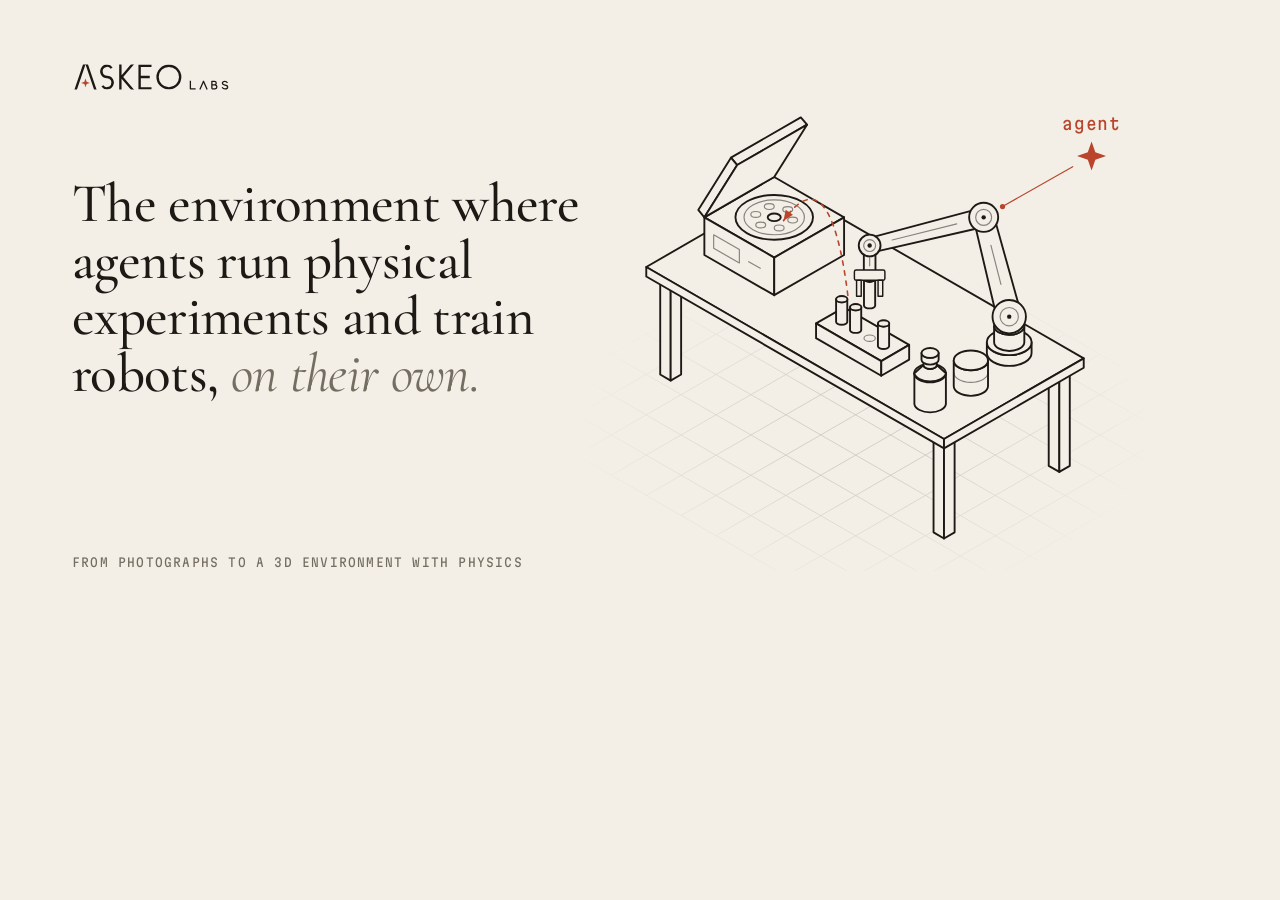
<file: tools/og-card.html>
<!doctype html>
<html lang="en"><head><meta charset="utf-8"><title>Askeo Labs: share card</title>
<link href="https://fonts.googleapis.com/css2?family=Cormorant+Garamond:ital,wght@0,400..600;1,400..600&family=Martian+Mono:wdth,wght@75..112.5,300..500&display=swap" rel="stylesheet">
<link rel="stylesheet" href="../styles.css">
<style>
html, body { width: 1200px; height: 630px; overflow: hidden; }
.card { position: relative; width: 1200px; height: 630px; padding: 62px 0 0 72px; }
.card .logo { height: 30px; }
.card h1 { font-size: 55px; line-height: 1.03; max-width: 9.4em; margin-top: 84px; }
.card .eyebrow { position: absolute; left: 72px; bottom: 58px; margin: 0; font-size: 12px; }
.card .fig { position: absolute; right: 30px; top: 92px; width: 610px; }
.card .fig text { font-size: 11.5px; }
</style></head>
<body><div class="card">
<svg class="logo" viewBox="-1 0 126 24"><defs><clipPath id="logo-c"><rect x="-1" y="2" width="128" height="20"/></clipPath></defs><g clip-path="url(#logo-c)" fill="none" stroke="currentColor" stroke-width="1.9" stroke-linejoin="miter" stroke-miterlimit="8"><path d="M1.3 24L9.8 -1 18.3 24"/><path d="M30.71 4.88A4.525 4.525 0 1 0 27 12A4.525 4.525 0 1 1 23.29 19.12"/><path d="M37.7 24V-1M49.4 -0.5L38.75 12 49.4 24.5"/><path d="M62.6 2.95H53.1V21.05H62.6M53.1 12H61.2"/><circle cx="76.5" cy="12" r="9.05"/></g><path fill="#b8452c" d="M9.8 13.2L10.7 15.8L13.3 16.7L10.7 17.6L9.8 20.2L8.9 17.6L6.3 16.7L8.9 15.8Z"/><g transform="translate(23.2 0)" fill="none" stroke="currentColor" stroke-width="1.05" stroke-linejoin="round" stroke-linecap="butt"><path d="M70.5 15V21.475H74.7"/><path d="M78.1 22L81 15.4 83.9 22"/><path d="M87.7 21.48V15.53H89.8a1.37 1.37 0 0 1 0 2.74H87.7M89.8 18.26H90.2a1.61 1.61 0 0 1 0 3.21H87.7"/><path d="M100.2 16.73C99.6 15.83 98.9 15.53 98.1 15.53C96.9 15.53 96.15 16.23 96.15 17.08C96.15 19.25 100.3 17.75 100.3 19.93C100.3 20.78 99.5 21.48 98.2 21.48C97.2 21.48 96.4 21.08 95.9 20.18"/></g></svg>
<h1>The environment where agents run physical experiments and train robots, <em>on their own.</em></h1>
<p class="eyebrow">From photographs to a 3D environment with physics</p>
<svg class="fig" viewBox="0 0 420 330" role="img" aria-label="The same bench, with a robot arm on it. The arm lifts a tube out of the rack and carries it toward the open centrifuge. A spark marked agent is linked to the arm."><defs><radialGradient id="gc-g" gradientUnits="userSpaceOnUse" cx="210" cy="240" r="205" gradientTransform="translate(0 94.9) scale(1 .58)"><stop offset=".25" stop-color="#fff"/><stop offset="1" stop-color="#fff" stop-opacity="0"/></radialGradient><mask id="gc-m" maskUnits="userSpaceOnUse" x="0" y="0" width="420" height="330"><rect width="420" height="330" fill="url(#gc-g)"/></mask></defs><path d="M155.5 55.8L516 263.9M131.5 69.6L492 277.8M107.4 83.5L467.9 291.6M83.4 97.4L443.9 305.5M59.4 111.3L419.9 319.4M35.3 125.1L395.8 333.3M11.3 139L371.8 347.1M-12.7 152.9L347.8 361M-36.8 166.8L323.7 374.9M-60.8 180.6L299.7 388.8M-84.8 194.5L275.7 402.6M155.5 55.8L-84.8 194.5M179.5 69.6L-60.8 208.4M203.6 83.5L-36.8 222.3M227.6 97.4L-12.7 236.1M251.6 111.3L11.3 250M275.7 125.1L35.3 263.9M299.7 139L59.4 277.8M323.7 152.9L83.4 291.6M347.8 166.8L107.4 305.5M371.8 180.6L131.5 319.4M395.8 194.5L155.5 333.3M419.9 208.4L179.5 347.1M443.9 222.3L203.6 361M467.9 236.1L227.6 374.9M492 250L251.6 388.8M516 263.9L275.7 402.6" fill="none" stroke="#1d1a16" stroke-width=".5" opacity=".2" mask="url(#gc-m)"/><path d="M155.5 77L162.7 81.2L155.5 85.4L148.3 81.2Z" fill="#f3efe7" stroke="#1d1a16" stroke-width="1.3" stroke-linejoin="round"/><path d="M148.3 81.2L155.5 85.4L155.5 152.9L148.3 148.7Z" fill="#f3efe7" stroke="#1d1a16" stroke-width="1.3" stroke-linejoin="round"/><path d="M155.5 85.4L162.7 81.2L162.7 148.7L155.5 152.9Z" fill="#f3efe7" stroke="#1d1a16" stroke-width="1.3" stroke-linejoin="round"/><path d="M76.2 122.8L83.4 127L76.2 131.1L69 127Z" fill="#f3efe7" stroke="#1d1a16" stroke-width="1.3" stroke-linejoin="round"/><path d="M69 127L76.2 131.1L76.2 198.7L69 194.5Z" fill="#f3efe7" stroke="#1d1a16" stroke-width="1.3" stroke-linejoin="round"/><path d="M76.2 131.1L83.4 127L83.4 194.5L76.2 198.7Z" fill="#f3efe7" stroke="#1d1a16" stroke-width="1.3" stroke-linejoin="round"/><path d="M343.8 185.7L351 189.9L343.8 194L336.5 189.9Z" fill="#f3efe7" stroke="#1d1a16" stroke-width="1.3" stroke-linejoin="round"/><path d="M336.5 189.9L343.8 194L343.8 261.6L336.5 257.4Z" fill="#f3efe7" stroke="#1d1a16" stroke-width="1.3" stroke-linejoin="round"/><path d="M343.8 194L351 189.9L351 257.4L343.8 261.6Z" fill="#f3efe7" stroke="#1d1a16" stroke-width="1.3" stroke-linejoin="round"/><path d="M264.4 231.5L271.7 235.7L264.4 239.8L257.2 235.7Z" fill="#f3efe7" stroke="#1d1a16" stroke-width="1.3" stroke-linejoin="round"/><path d="M257.2 235.7L264.4 239.8L264.4 307.4L257.2 303.2Z" fill="#f3efe7" stroke="#1d1a16" stroke-width="1.3" stroke-linejoin="round"/><path d="M264.4 239.8L271.7 235.7L271.7 303.2L264.4 307.4Z" fill="#f3efe7" stroke="#1d1a16" stroke-width="1.3" stroke-linejoin="round"/><path d="M155.5 65L360.6 183.4L264.4 238.9L59.4 120.5Z" fill="#f3efe7" stroke="#1d1a16" stroke-width="1.3" stroke-linejoin="round"/><path d="M59.4 120.5L264.4 238.9L264.4 245.4L59.4 127Z" fill="#f3efe7" stroke="#1d1a16" stroke-width="1.3" stroke-linejoin="round"/><path d="M264.4 238.9L360.6 183.4L360.6 189.9L264.4 245.4Z" fill="#f3efe7" stroke="#1d1a16" stroke-width="1.3" stroke-linejoin="round"/><path d="M147.5 58.5L195.6 86.3L147.5 114L99.4 86.3Z" fill="#f3efe7" stroke="#1d1a16" stroke-width="1.3" stroke-linejoin="round"/><path d="M99.4 86.3L147.5 114L147.5 139.9L99.4 112.2Z" fill="#f3efe7" stroke="#1d1a16" stroke-width="1.3" stroke-linejoin="round"/><path d="M147.5 114L195.6 86.3L195.6 112.2L147.5 139.9Z" fill="#f3efe7" stroke="#1d1a16" stroke-width="1.3" stroke-linejoin="round"/><path d="M105.8 98.3L123.5 108.5L123.5 117.7L105.8 107.6Z" fill="none" stroke="#1d1a16" stroke-width=".8" stroke-linecap="round" stroke-linejoin="round" opacity=".5" /><path d="M129.9 116.8L137.9 121.4" fill="none" stroke="#1d1a16" stroke-width=".8" stroke-linecap="round" stroke-linejoin="round" opacity=".5" /><ellipse cx="147.5" cy="86.3" rx="26.7" ry="15.4" fill="#f3efe7" stroke="#1d1a16" stroke-width="1.3" stroke-linejoin="round"/><ellipse cx="147.5" cy="86.3" rx="20.8" ry="12" fill="none" stroke="#1d1a16" stroke-width=".8" stroke-linecap="round" stroke-linejoin="round" opacity=".5"/><ellipse cx="150.9" cy="93.6" rx="3.4" ry="2" fill="none" stroke="#1d1a16" stroke-width=".8" stroke-linecap="round" stroke-linejoin="round" opacity=".5"/><ellipse cx="138.2" cy="91.6" rx="3.4" ry="2" fill="none" stroke="#1d1a16" stroke-width=".8" stroke-linecap="round" stroke-linejoin="round" opacity=".5"/><ellipse cx="134.8" cy="84.3" rx="3.4" ry="2" fill="none" stroke="#1d1a16" stroke-width=".8" stroke-linecap="round" stroke-linejoin="round" opacity=".5"/><ellipse cx="144.1" cy="78.9" rx="3.4" ry="2" fill="none" stroke="#1d1a16" stroke-width=".8" stroke-linecap="round" stroke-linejoin="round" opacity=".5"/><ellipse cx="156.8" cy="80.9" rx="3.4" ry="2" fill="none" stroke="#1d1a16" stroke-width=".8" stroke-linecap="round" stroke-linejoin="round" opacity=".5"/><ellipse cx="160.2" cy="88.2" rx="3.4" ry="2" fill="none" stroke="#1d1a16" stroke-width=".8" stroke-linecap="round" stroke-linejoin="round" opacity=".5"/><ellipse cx="147.5" cy="86.3" rx="4.5" ry="2.6" fill="#f3efe7" stroke="#1d1a16" stroke-width="1.3" stroke-linejoin="round"/><path d="M170.1 22.5L122 50.3L117.7 45.2L165.8 17.5Z" fill="#f3efe7" stroke="#1d1a16" stroke-width="1.3" stroke-linejoin="round"/><path d="M99.4 86.3L122 50.3L117.7 45.2L95.2 81.2Z" fill="#f3efe7" stroke="#1d1a16" stroke-width="1.3" stroke-linejoin="round"/><path d="M147.5 58.5L99.4 86.3L122 50.3L170.1 22.5Z" fill="#f3efe7" stroke="#1d1a16" stroke-width="1.3" stroke-linejoin="round"/><path d="M195.6 148.3L240.4 174.1L221.2 185.3L176.3 159.3Z" fill="#f3efe7" stroke="#1d1a16" stroke-width="1.3" stroke-linejoin="round"/><path d="M176.3 159.3L221.2 185.3L221.2 195.4L176.3 169.5Z" fill="#f3efe7" stroke="#1d1a16" stroke-width="1.3" stroke-linejoin="round"/><path d="M221.2 185.3L240.4 174.1L240.4 184.3L221.2 195.4Z" fill="#f3efe7" stroke="#1d1a16" stroke-width="1.3" stroke-linejoin="round"/><path d="M190.1 142.7L190.1 158.4A3.9 2.2 0 0 0 197.8 158.4L197.8 142.7A3.9 2.2 0 0 1 190.1 142.7Z" fill="#f3efe7" stroke="#1d1a16" stroke-width="1.3" stroke-linejoin="round"/><ellipse cx="194" cy="142.7" rx="3.9" ry="2.2" fill="#f3efe7" stroke="#1d1a16" stroke-width="1.3" stroke-linejoin="round"/><path d="M199.7 148.2L199.7 164A3.9 2.2 0 0 0 207.4 164L207.4 148.2A3.9 2.2 0 0 1 199.7 148.2Z" fill="#f3efe7" stroke="#1d1a16" stroke-width="1.3" stroke-linejoin="round"/><ellipse cx="203.6" cy="148.2" rx="3.9" ry="2.2" fill="#f3efe7" stroke="#1d1a16" stroke-width="1.3" stroke-linejoin="round"/><ellipse cx="213.2" cy="169.5" rx="3.9" ry="2.2" fill="none" stroke="#1d1a16" stroke-width=".8" stroke-linecap="round" stroke-linejoin="round" opacity=".5"/><path d="M218.9 159.4L218.9 175.1A3.9 2.2 0 0 0 226.6 175.1L226.6 159.4A3.9 2.2 0 0 1 218.9 159.4Z" fill="#f3efe7" stroke="#1d1a16" stroke-width="1.3" stroke-linejoin="round"/><ellipse cx="222.8" cy="159.4" rx="3.9" ry="2.2" fill="#f3efe7" stroke="#1d1a16" stroke-width="1.3" stroke-linejoin="round"/><path d="M293.9 172.3L293.9 179.7A15.4 8.9 0 0 0 324.7 179.7L324.7 172.3A15.4 8.9 0 0 1 293.9 172.3Z" fill="#f3efe7" stroke="#1d1a16" stroke-width="1.3" stroke-linejoin="round"/><ellipse cx="309.3" cy="172.3" rx="15.4" ry="8.9" fill="#f3efe7" stroke="#1d1a16" stroke-width="1.3" stroke-linejoin="round"/><path d="M298.9 161.2L298.9 172.3A10.4 6 0 0 0 319.7 172.3L319.7 161.2A10.4 6 0 0 1 298.9 161.2Z" fill="#f3efe7" stroke="#1d1a16" stroke-width="1.3" stroke-linejoin="round"/><ellipse cx="309.3" cy="161.2" rx="10.4" ry="6" fill="#f3efe7" stroke="#1d1a16" stroke-width="1.3" stroke-linejoin="round"/><path d="M317.5 152.6L298.5 84.5L284.9 88L301.1 156.8Z" fill="#f3efe7" stroke="#1d1a16" stroke-width="1.3" stroke-linejoin="round"/><path d="M303.6 132.5L296.7 105.6" fill="none" stroke="#1d1a16" stroke-width=".8" stroke-linecap="round" stroke-linejoin="round" opacity=".5"/><path d="M290.1 80L212 100.8L214.4 110.6L293.2 92.6Z" fill="#f3efe7" stroke="#1d1a16" stroke-width="1.3" stroke-linejoin="round"/><path d="M273.2 90.8L228.7 101.9" fill="none" stroke="#1d1a16" stroke-width=".8" stroke-linecap="round" stroke-linejoin="round" opacity=".5"/><path d="M209.2 105.7L209.2 126.1L217.2 126.1L217.2 105.7Z" fill="#f3efe7" stroke="#1d1a16" stroke-width="1.3" stroke-linejoin="round"/><path d="M213.2 119.7L213.2 112.1" fill="none" stroke="#1d1a16" stroke-width=".8" stroke-linecap="round" stroke-linejoin="round" opacity=".5"/><circle cx="309.3" cy="154.7" r="11.5" fill="#f3efe7" stroke="#1d1a16" stroke-width="1.3" stroke-linejoin="round"/><circle cx="309.3" cy="154.7" r="6.3" fill="none" stroke="#1d1a16" stroke-width=".8" stroke-linecap="round" stroke-linejoin="round" opacity=".5"/><circle cx="309.3" cy="154.7" r="1.5" fill="#1d1a16"/><circle cx="291.7" cy="86.3" r="10" fill="#f3efe7" stroke="#1d1a16" stroke-width="1.3" stroke-linejoin="round"/><circle cx="291.7" cy="86.3" r="5.5" fill="none" stroke="#1d1a16" stroke-width=".8" stroke-linecap="round" stroke-linejoin="round" opacity=".5"/><circle cx="291.7" cy="86.3" r="1.5" fill="#1d1a16"/><circle cx="213.2" cy="105.7" r="7.5" fill="#f3efe7" stroke="#1d1a16" stroke-width="1.3" stroke-linejoin="round"/><circle cx="213.2" cy="105.7" r="4.1" fill="none" stroke="#1d1a16" stroke-width=".8" stroke-linecap="round" stroke-linejoin="round" opacity=".5"/><circle cx="213.2" cy="105.7" r="1.5" fill="#1d1a16"/><path d="M209.3 128.6L209.3 147.1A3.9 2.2 0 0 0 217 147.1L217 128.6A3.9 2.2 0 0 1 209.3 128.6Z" fill="#f3efe7" stroke="#1d1a16" stroke-width="1.3" stroke-linejoin="round"/><ellipse cx="213.2" cy="128.6" rx="3.9" ry="2.2" fill="#f3efe7" stroke="#1d1a16" stroke-width="1.3" stroke-linejoin="round"/><rect x="202.7" y="122.6" width="21" height="7" rx="1.2" fill="#f3efe7" stroke="#1d1a16" stroke-width="1" stroke-linejoin="round"/><rect x="204.2" y="129.6" width="3.2" height="11" fill="#f3efe7" stroke="#1d1a16" stroke-width="1" stroke-linejoin="round"/><rect x="219" y="129.6" width="3.2" height="11" fill="#f3efe7" stroke="#1d1a16" stroke-width="1" stroke-linejoin="round"/><path d="M271.1 184.8L271.1 202.4A11.8 6.8 0 0 0 294.7 202.4L294.7 184.8A11.8 6.8 0 0 1 271.1 184.8Z" fill="#f3efe7" stroke="#1d1a16" stroke-width="1.3" stroke-linejoin="round"/><ellipse cx="282.9" cy="184.8" rx="11.8" ry="6.8" fill="#f3efe7" stroke="#1d1a16" stroke-width="1.3" stroke-linejoin="round"/><path d="M271.1 193.1A11.8 6.8 0 0 0 294.7 193.1" fill="none" stroke="#1d1a16" stroke-width=".8" stroke-linecap="round" stroke-linejoin="round" opacity=".5" /><path d="M244 193.6L244 214.9A10.9 6.3 0 0 0 265.7 214.9L265.7 193.6A10.9 6.3 0 0 1 244 193.6Z" fill="#f3efe7" stroke="#1d1a16" stroke-width="1.3" stroke-linejoin="round"/><ellipse cx="254.8" cy="193.6" rx="10.9" ry="6.3" fill="#f3efe7" stroke="#1d1a16" stroke-width="1.3" stroke-linejoin="round"/><path d="M250.3 188L244 193.6A10.9 6.3 0 0 0 265.7 193.6L259.4 188A4.5 2.6 0 0 1 250.3 188Z" fill="#f3efe7" stroke="#1d1a16" stroke-width="1.3" stroke-linejoin="round"/><ellipse cx="254.8" cy="188" rx="4.5" ry="2.6" fill="#f3efe7" stroke="#1d1a16" stroke-width="1.3" stroke-linejoin="round"/><path d="M250.3 184.3L250.3 188A4.5 2.6 0 0 0 259.4 188L259.4 184.3A4.5 2.6 0 0 1 250.3 184.3Z" fill="#f3efe7" stroke="#1d1a16" stroke-width="1.3" stroke-linejoin="round"/><ellipse cx="254.8" cy="184.3" rx="4.5" ry="2.6" fill="#f3efe7" stroke="#1d1a16" stroke-width="1.3" stroke-linejoin="round"/><path d="M248.9 179.7L248.9 184.3A5.9 3.4 0 0 0 260.7 184.3L260.7 179.7A5.9 3.4 0 0 1 248.9 179.7Z" fill="#f3efe7" stroke="#1d1a16" stroke-width="1.3" stroke-linejoin="round"/><ellipse cx="254.8" cy="179.7" rx="5.9" ry="3.4" fill="#f3efe7" stroke="#1d1a16" stroke-width="1.3" stroke-linejoin="round"/><path d="M198.2 140.1Q186 42.6 153.9 88.6" fill="none" stroke="#b8452c" stroke-width="1.1" stroke-dasharray="3 4" stroke-linecap="round"/><path d="M153.9 88.6L155.4 81.1L160.4 84.6Z" fill="#b8452c"/><path d="M353 51.4L304.7 78.9" fill="none" stroke="#b8452c" stroke-width=".8" stroke-linecap="round" stroke-linejoin="round"/><circle cx="304.7" cy="78.9" r="1.8" fill="#b8452c"/><path d="M366 34L368.6 41.4L376 44L368.6 46.6L366 54L363.4 46.6L356 44L363.4 41.4Z" fill="#b8452c"/><text x="366" y="26" text-anchor="middle">agent</text></svg>
</div></body></html>
</file>
<file: styles.css>
/* Askeo Labs
   A study on paper: ink, plaster, and one sanguine mark. */

:root {
  --paper: #f3efe7;
  --paper-2: #ebe6db;
  --ink: #1d1a16;
  --ink-2: #4f493f;
  --ink-3: #746d61;
  --line: rgba(29, 26, 22, .14);
  --line-2: rgba(29, 26, 22, .3);
  --red: #b8452c;

  --pad: clamp(20px, 4.4vw, 68px);
  --max: 1320px;
  --gap: clamp(80px, 11vw, 168px);
  --serif: "Cormorant Garamond", "EB Garamond", Garamond, Georgia, serif;
  --sans: "Instrument Sans", "Helvetica Neue", Helvetica, Arial, sans-serif;
  --mono: "Martian Mono", ui-monospace, "Cascadia Mono", Consolas, monospace;
  --ease: cubic-bezier(.2, .7, .2, 1);
}

*, *::before, *::after { box-sizing: border-box; }
html { scroll-behavior: smooth; scroll-padding-top: 90px; -webkit-text-size-adjust: 100%; }
body {
  margin: 0; background: var(--paper); color: var(--ink);
  font-family: var(--sans); font-size: 17px; line-height: 1.6;
  -webkit-font-smoothing: antialiased; text-rendering: optimizeLegibility;
}
::selection { background: var(--ink); color: var(--paper); }
a { color: inherit; text-underline-offset: .2em; text-decoration-thickness: 1px; }
p { margin: 0 0 1em; text-wrap: pretty; }
p:last-child { margin-bottom: 0; }
h1, h2, h3 { margin: 0; font-weight: 500; text-wrap: balance; }
ol, ul, figure { margin: 0; padding: 0; list-style: none; }
svg { display: block; }
:focus-visible { outline: 2px solid var(--ink); outline-offset: 3px; border-radius: 3px; }
.close :focus-visible { outline-color: var(--paper); }
.skip { position: fixed; left: var(--pad); top: -80px; z-index: 50; background: var(--ink); color: var(--paper); padding: 10px 16px; border-radius: 999px; font-size: 14px; }
.skip:focus { top: 12px; }

/* headings: serif, with the second thought in italic */
h1, h2, .pull { font-family: var(--serif); font-weight: 500; letter-spacing: -.012em; }
h1 em, h2 em { font-style: italic; font-weight: 400; color: var(--ink-3); }
.eyebrow, .sec-label, .plate figcaption span, .num, .log b {
  font-family: var(--mono); font-stretch: 86%; font-size: 10.5px; letter-spacing: .1em; text-transform: uppercase;
}

/* ─────────── top bar ─────────── */
.bar {
  position: sticky; top: 0; z-index: 20;
  display: grid; grid-template-columns: 1fr auto 1fr; align-items: center; gap: 24px;
  height: 68px; padding: 0 var(--pad);
  background: color-mix(in srgb, var(--paper) 86%, transparent);
  backdrop-filter: blur(14px); -webkit-backdrop-filter: blur(14px);
  border-bottom: 1px solid var(--line);
}
.mark { display: inline-flex; align-items: center; gap: 10px; text-decoration: none; font-weight: 600; font-size: 16px; letter-spacing: -.01em; justify-self: start; }
.logo { display: block; height: 22px; width: auto; color: var(--ink); --spark: var(--red); overflow: visible; }
.outline { display: flex; gap: clamp(18px, 2.6vw, 40px); }
.outline a { font-size: 14px; color: var(--ink-3); text-decoration: none; white-space: nowrap; transition: color .2s; }
.outline a:hover, .outline a.on { color: var(--ink); }
.bar .btn { justify-self: end; }

/* ─────────── buttons ─────────── */
.btn {
  display: inline-flex; align-items: center; justify-content: center;
  font-size: 15px; font-weight: 500; line-height: 1; text-decoration: none; white-space: nowrap;
  padding: 14px 22px; border-radius: 999px; border: 1px solid var(--ink); background: var(--ink); color: var(--paper);
  transition: background .2s, border-color .2s;
}
.btn:hover { background: #3a342c; border-color: #3a342c; }
.btn--light { background: var(--paper); color: var(--ink); border-color: var(--paper); }
.btn--light:hover { background: #fff; border-color: #fff; }
.btn--small { padding: 10px 16px; font-size: 14px; }
.link { font-size: 15px; font-weight: 500; text-decoration: none; display: inline-flex; gap: .45em; align-items: center; padding: 14px 4px; }
.link span { transition: transform .25s var(--ease); }
.link:hover span { transform: translateY(3px); }
.cta { display: flex; flex-wrap: wrap; align-items: center; gap: 8px 18px; margin-top: 26px; }

/* ─────────── hero ─────────── */
.hero { max-width: var(--max); margin: 0 auto; padding: clamp(44px, 6.4vw, 96px) var(--pad) 0; }
.hero-copy { display: grid; grid-template-columns: minmax(0, 7fr) minmax(0, 4fr); gap: clamp(28px, 6vw, 96px); align-items: end; }
.eyebrow { color: var(--ink-3); margin-bottom: clamp(18px, 2.2vw, 30px); }
h1 { font-size: clamp(36px, 4.5vw, 62px); line-height: 1.02; max-width: 13em; }
.lede { font-size: 17px; line-height: 1.55; color: var(--ink-2); }

/* the figures: one bench, three times */
.plate { position: relative; }
.plate figcaption { font-family: var(--serif); font-size: 16px; line-height: 1.4; color: var(--ink-3); }
.plate figcaption span { color: var(--ink); margin-right: 12px; white-space: nowrap; }
.tri { --tri-gap: clamp(24px, 4vw, 60px); display: grid; grid-template-columns: repeat(3, minmax(0, 1fr)); gap: var(--tri-gap); margin-top: clamp(28px, 4vw, 56px); }
.fig { width: 100%; height: auto; overflow: visible; }
.fig text { font-family: var(--mono); font-stretch: 86%; font-size: 11.5px; letter-spacing: .05em; fill: var(--red); }
.panel figcaption { border-top: 1px solid var(--line-2); padding-top: 14px; margin-top: 12px; }
.panel + .panel::before {
  content: "→"; position: absolute; left: calc(var(--tri-gap) / -2); top: 40%; transform: translate(-50%, -50%);
  font-family: var(--serif); font-size: 26px; line-height: 1; color: var(--red);
}

/* ─────────── sections ─────────── */
.sec {
  max-width: var(--max); margin: var(--gap) auto 0; padding: 0 var(--pad);
  display: grid; grid-template-columns: minmax(0, 3fr) minmax(0, 9fr); gap: 0 clamp(20px, 3vw, 48px);
}
.sec-label { color: var(--ink-3); margin: 0; padding-top: 14px; border-top: 1px solid var(--line-2); align-self: start; display: flex; gap: 1.4em; }
.sec-label b { font-family: var(--serif); font-size: 15px; font-weight: 500; letter-spacing: .04em; color: var(--red); line-height: 1; min-width: 1.4em; }
.sec-body { min-width: 0; padding-top: 14px; border-top: 1px solid var(--line-2); }
.sec h2 { font-size: clamp(29px, 3.2vw, 44px); line-height: 1.04; max-width: 17em; padding-top: clamp(10px, 1.6vw, 22px); }
.cols { display: grid; grid-template-columns: repeat(2, minmax(0, 1fr)); gap: clamp(24px, 4vw, 64px); margin-top: clamp(32px, 4.4vw, 60px); color: var(--ink-2); }
.cols p { max-width: 30em; }
.pull { font-size: clamp(22px, 2.3vw, 31px); line-height: 1.22; max-width: 26em; margin-top: clamp(36px, 5vw, 68px); padding-left: clamp(18px, 2.2vw, 30px); border-left: 1px solid var(--red); }

/* the three things the layer does */
.trio { display: grid; grid-template-columns: repeat(3, minmax(0, 1fr)); gap: clamp(20px, 3vw, 48px); margin-top: clamp(36px, 5vw, 68px); }
.trio li { border-top: 1px solid var(--line); padding-top: 18px; }
.num { font-family: var(--serif); font-style: italic; font-size: 17px; letter-spacing: 0; text-transform: none; color: var(--red); }
.trio h3, .use h3 { font-size: 19px; font-weight: 600; letter-spacing: -.015em; line-height: 1.25; margin: 14px 0 8px; }
.use h3 { margin-top: 0; }
.trio p { font-size: 15.5px; line-height: 1.55; color: var(--ink-2); max-width: 24em; }
.aside { font-family: var(--serif); font-style: italic; font-size: clamp(19px, 1.8vw, 24px); line-height: 1.3; color: var(--ink-3); margin-top: clamp(32px, 4.4vw, 60px); max-width: 28em; }

/* what it is for: two uses, and an agent's log */
.split { display: grid; grid-template-columns: minmax(0, 1.15fr) minmax(0, 1fr); gap: clamp(28px, 5vw, 80px); align-items: start; }
.split-copy h2 { margin-bottom: clamp(26px, 3.4vw, 44px); }
.use { border-top: 1px solid var(--line); padding: 18px 0 24px; }
.use p { font-size: 15.5px; line-height: 1.55; color: var(--ink-2); max-width: 30em; }
.plate--study { background: var(--paper-2); border-radius: 4px; padding: clamp(14px, 1.8vw, 24px); margin-top: clamp(10px, 1.6vw, 22px); }
.plate--study figcaption { padding-top: 12px; border-top: 1px solid var(--line-2); margin-top: 6px; }
.log ol { font-family: var(--mono); font-stretch: 86%; font-size: 12.5px; line-height: 1.55; }
.log li { display: grid; grid-template-columns: 4.6em minmax(0, 1fr); gap: 0 14px; align-items: baseline; padding: 10px 0; border-top: 1px solid var(--line); color: var(--ink-2); }
.log li:first-child { border-top: 0; padding-top: 2px; }
.log b { font-weight: 400; color: var(--ink-3); }
.log .who-agent { color: var(--ink); }
.log .who-agent b { color: var(--red); }

/* ─────────── closing ─────────── */
.close { margin-top: var(--gap); background: var(--ink); color: var(--paper); }
.close-in { max-width: var(--max); margin: 0 auto; padding: clamp(48px, 7vw, 104px) var(--pad) clamp(48px, 6vw, 88px); }
.close .sec-label { border-top-color: rgba(243, 239, 231, .26); color: rgba(243, 239, 231, .6); }
.close .sec-label b { color: #e0694c; }
.close-grid { display: grid; grid-template-columns: minmax(0, 7fr) minmax(0, 4fr); gap: clamp(28px, 6vw, 96px); align-items: end; margin-top: clamp(24px, 3vw, 40px); }
.close h2 { font-size: clamp(30px, 3.6vw, 50px); line-height: 1.02; max-width: 13em; }
.close h2 em { color: rgba(243, 239, 231, .6); }
.close-grid p { color: rgba(243, 239, 231, .78); }
.foot { max-width: var(--max); margin: 0 auto; display: grid; grid-template-columns: 1fr auto 1fr; align-items: center; gap: 24px; padding: 22px var(--pad) 26px; border-top: 1px solid rgba(243, 239, 231, .16); font-size: 13px; color: rgba(243, 239, 231, .56); }
.foot p { margin: 0; }
.foot .mark { color: var(--paper); }
.foot .logo { color: var(--paper); --spark: #e0694c; }
.foot-r { text-align: right; }

/* ─────────── entrance ─────────── */
.rv { opacity: 0; transform: translateY(12px); transition: opacity .9s var(--ease), transform .9s var(--ease); }
.rv.in { opacity: 1; transform: none; }

/* ─────────── small screens ─────────── */
@media (max-width: 1180px) { .fig text { font-size: 14px; } }   /* the figures shrink, their notes should not */
@media (max-width: 900px) {
  .fig text { font-size: 11.5px; }
  .outline { display: none; }
  .bar { grid-template-columns: 1fr auto; }
  .hero-copy, .cols, .split, .close-grid { grid-template-columns: minmax(0, 1fr); }
  .sec { grid-template-columns: minmax(0, 1fr); }
  .sec-body { border-top: 0; padding-top: 6px; }
  .trio { grid-template-columns: minmax(0, 1fr); gap: 0; }
  .trio li { padding-bottom: 22px; }
  .tri { --tri-gap: 56px; grid-template-columns: minmax(0, 1fr); margin-top: 36px; }
  .panel { width: 100%; max-width: 520px; margin-inline: auto; }
  .panel + .panel::before { content: "↓"; left: 50%; top: calc(var(--tri-gap) / -2); }
  .plate--study { max-width: 520px; }
}
@media (max-width: 600px) {
  body { font-size: 16px; }
  .fig text { font-size: 13px; }
  .foot { grid-template-columns: 1fr 1fr; row-gap: 14px; }
  .foot p:not(.foot-r) { grid-column: 1 / -1; order: 3; }
}

@media (prefers-reduced-motion: reduce) {
  html { scroll-behavior: auto; }
  .rv { opacity: 1; transform: none; transition: none; }
  .btn, .link span { transition: none; }
}
</file>
